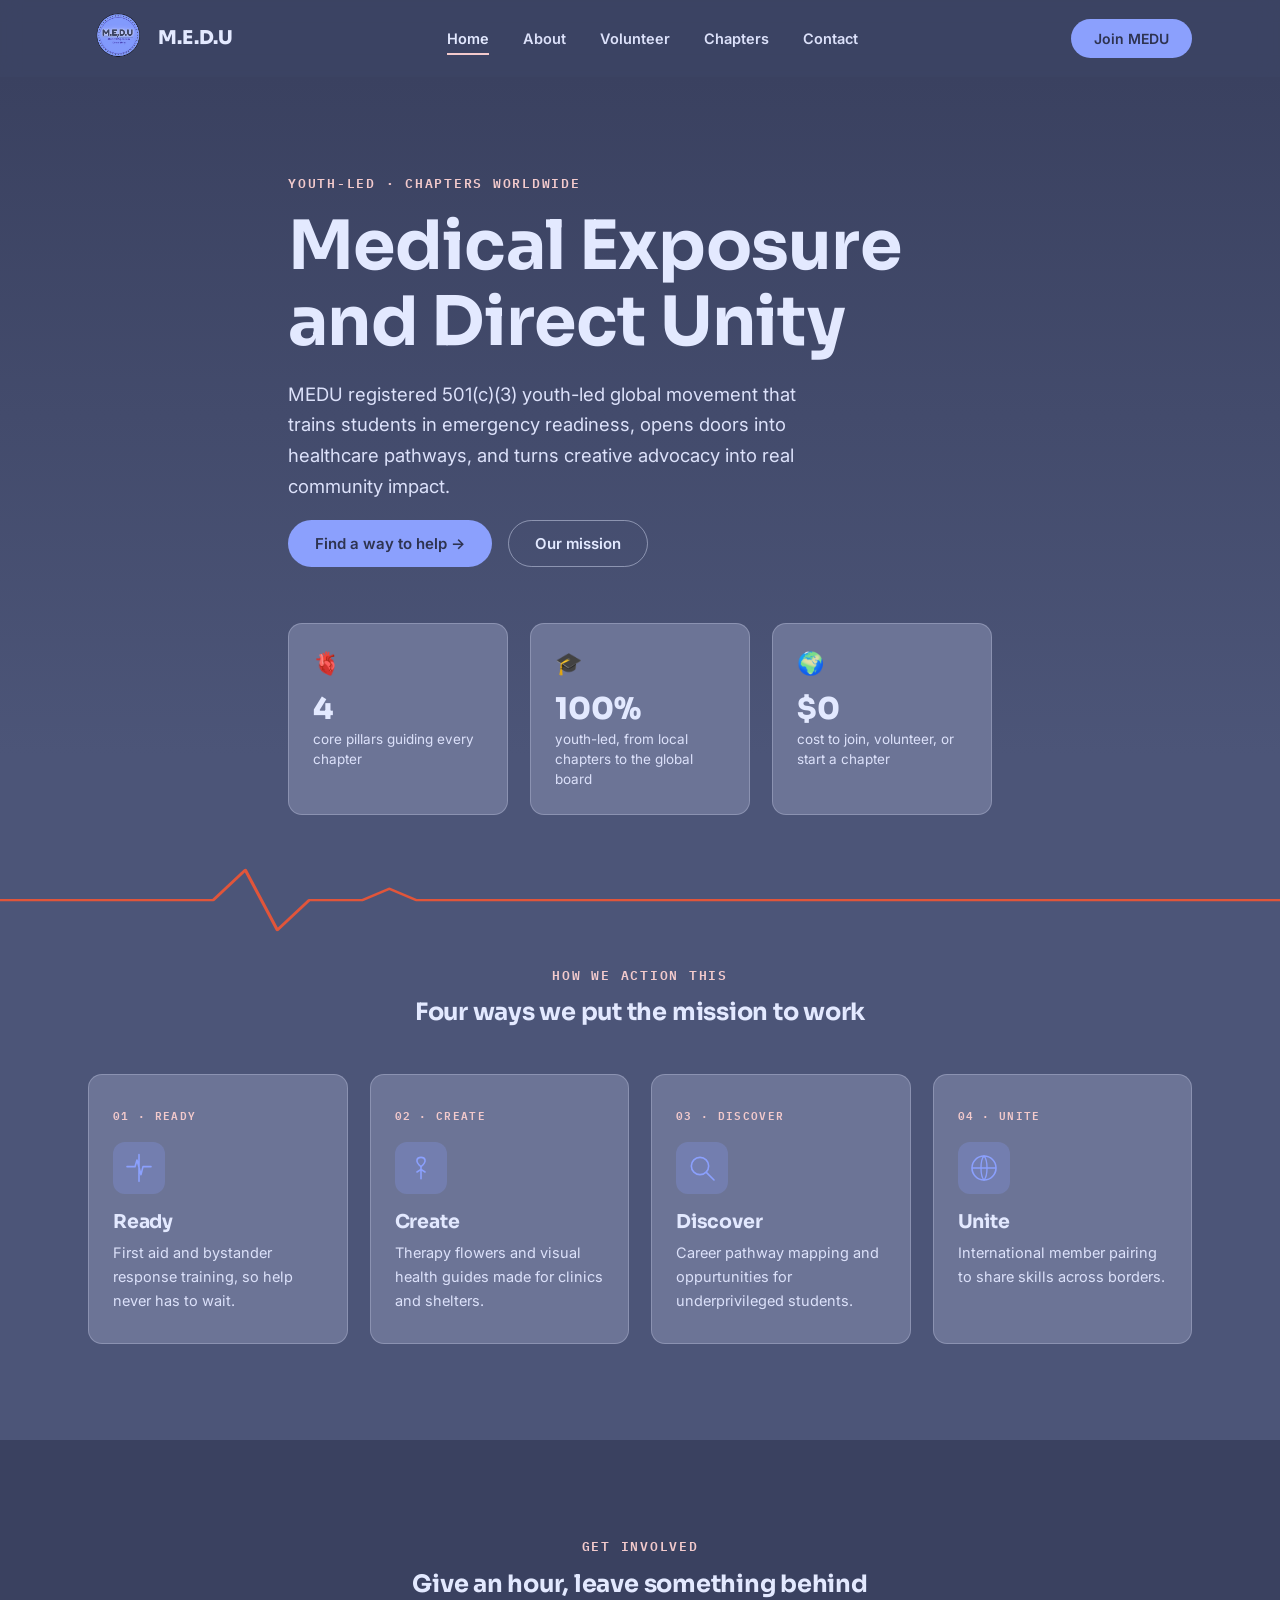
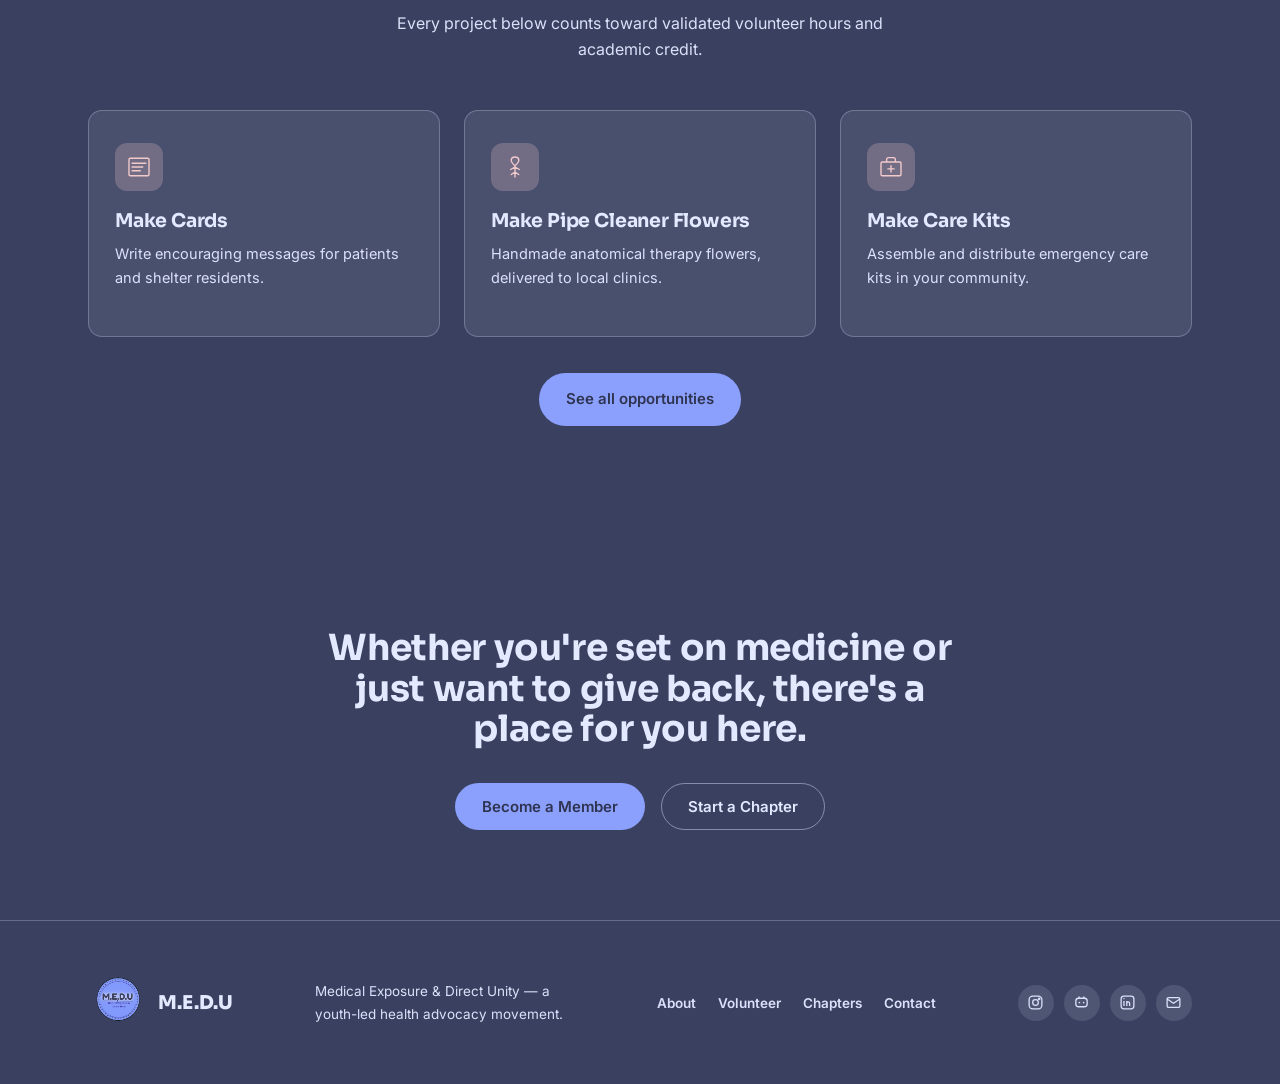
<file: index.html>
<!DOCTYPE html>
<html lang="en">

<head>
  <meta charset="UTF-8">
  <meta name="viewport" content="width=device-width, initial-scale=1.0">
  <title>MEDU — Medical Exposure & Direct Unity</title>
  <meta name="description"
    content="MEDU is a youth-led global movement empowering students to master emergency readiness, explore healthcare pathways, and drive community betterment through creative health advocacy.">
  <link rel="preconnect" href="https://fonts.googleapis.com">
  <link rel="preconnect" href="https://fonts.gstatic.com" crossorigin>
  <link
    href="https://fonts.googleapis.com/css2?family=Sora:wght@400;500;600;700;800&family=Inter:wght@400;500;600&family=IBM+Plex+Mono:wght@500;600&display=swap"
    rel="stylesheet">
  <link rel="stylesheet" href="style.css">
</head>

<body>

  <header class="site-header" id="siteHeader">
    <div class="wrap header-inner">
      <a href="index.html" class="brand">
        <img src="images/logo.png" alt="MEDU logo" class="brand-mark-img" style="height:75px;width:auto;">
        <span class="brand-text">M.E.D.U</span>
      </a>
      <nav class="site-nav" id="siteNav" aria-label="Primary">
        <a href="index.html" class="active">Home</a>
        <a href="about.html">About</a>
        <a href="volunteer.html">Volunteer</a>
        <a href="chapters.html">Chapters</a>
        <a href="contact.html">Contact</a>
      </nav>
      <a href="contact.html" class="btn btn-primary nav-cta">Join MEDU</a>
      <button class="nav-toggle" id="navToggle" aria-label="Toggle menu"
        aria-expanded="false"><span></span><span></span><span></span></button>
    </div>
  </header>

  <main>
    <!-- HERO -->
    <section class="hero">
      <div class="wrap hero-inner">
        <p class="eyebrow">Youth-led · Chapters worldwide</p>
        <h1>Medical Exposure and Direct Unity</h1>
        <p class="hero-lede">MEDU registered 501(c)(3) youth-led global movement that trains students in emergency
          readiness, opens
          doors into healthcare pathways, and turns creative advocacy into real community impact.</p>
        <div class="hero-actions">
          <a href="volunteer.html" class="btn btn-primary">Find a way to help →</a>
          <a href="about.html" class="btn btn-ghost">Our mission</a>
        </div>

        <div class="stat-bar">
          <div class="stat-bar-card">
            <span class="stat-bar-icon" aria-hidden="true">🫀</span>
            <span class="stat-bar-num">4</span>
            <span class="stat-bar-label">core pillars guiding every chapter</span>
          </div>
          <div class="stat-bar-card">
            <span class="stat-bar-icon" aria-hidden="true">🎓</span>
            <span class="stat-bar-num">100%</span>
            <span class="stat-bar-label">youth-led, from local chapters to the global board</span>
          </div>
          <div class="stat-bar-card">
            <span class="stat-bar-icon" aria-hidden="true">🌍</span>
            <span class="stat-bar-num">$0</span>
            <span class="stat-bar-label">cost to join, volunteer, or start a chapter</span>
          </div>
        </div>
      </div>
      <svg class="pulse-line" viewBox="0 0 1200 120" preserveAspectRatio="none" aria-hidden="true">
        <path id="pulsePath" d="M0,60 L200,60 L230,20 L260,100 L290,60 L340,60 L365,45 L390,60 L1200,60" fill="none"
          stroke="#E1553A" stroke-width="3" stroke-linecap="round" stroke-linejoin="round" />
      </svg>
    </section>

    <!-- PILLARS TEASER -->
    <section class="pillars">
      <div class="wrap">
        <p class="eyebrow eyebrow-center">How We Action This</p>
        <h2 class="section-title-center">Four ways we put the mission to work</h2>
        <div class="pillar-cycle">
          <article class="pillar-card">
            <span class="pillar-tag">01 · READY</span>
            <div class="pillar-icon" aria-hidden="true"><svg viewBox="0 0 48 48" width="32" height="32">
                <path d="M24 4 L24 44 M6 22 L18 22 L21 12 L27 34 L30 22 L42 22" fill="none" stroke="currentColor"
                  stroke-width="2.4" stroke-linecap="round" stroke-linejoin="round" />
              </svg></div>
            <h3>Ready</h3>
            <p>First aid and bystander response training, so help never has to wait.</p>
          </article>
          <article class="pillar-card">
            <span class="pillar-tag">02 · CREATE</span>
            <div class="pillar-icon" aria-hidden="true"><svg viewBox="0 0 48 48" width="32" height="32">
                <path d="M24 8 C30 8 34 14 24 22 C14 14 18 8 24 8 Z M24 22 L24 40 M18 30 L24 26 L30 30" fill="none"
                  stroke="currentColor" stroke-width="2.4" stroke-linecap="round" stroke-linejoin="round" />
              </svg></div>
            <h3>Create</h3>
            <p>Therapy flowers and visual health guides made for clinics and shelters.</p>
          </article>
          <article class="pillar-card">
            <span class="pillar-tag">03 · DISCOVER</span>
            <div class="pillar-icon" aria-hidden="true"><svg viewBox="0 0 48 48" width="32" height="32">
                <circle cx="21" cy="21" r="13" fill="none" stroke="currentColor" stroke-width="2.4" />
                <line x1="30.5" y1="30.5" x2="42" y2="42" stroke="currentColor" stroke-width="2.4"
                  stroke-linecap="round" />
              </svg></div>
            <h3>Discover</h3>
            <p>Career pathway mapping and oppurtunities for underprivileged students.</p>
          </article>
          <article class="pillar-card">
            <span class="pillar-tag">04 · UNITE</span>
            <div class="pillar-icon" aria-hidden="true"><svg viewBox="0 0 48 48" width="32" height="32">
                <circle cx="24" cy="24" r="18" fill="none" stroke="currentColor" stroke-width="2.4" />
                <path d="M6 24 H42 M24 6 C30 12 30 36 24 42 C18 36 18 12 24 6 Z" fill="none" stroke="currentColor"
                  stroke-width="2" />
              </svg></div>
            <h3>Unite</h3>
            <p>International member pairing to share skills across borders.</p>
          </article>
        </div>
      </div>
    </section>

    <!-- VOLUNTEER TEASER -->
    <section class="volunteer">
      <div class="wrap">
        <p class="eyebrow eyebrow-center">Get Involved</p>
        <h2 class="section-title-center">Give an hour, leave something behind</h2>
        <p class="section-sub">Every project below counts toward validated volunteer hours and academic credit.</p>
        <div class="opp-grid">
          <article class="opp-card">
            <div class="opp-icon" aria-hidden="true"><svg viewBox="0 0 48 48" width="30" height="30">
                <rect x="8" y="10" width="32" height="28" rx="2" fill="none" stroke="currentColor" stroke-width="2.2" />
                <path d="M13 18 H35 M13 24 H30 M13 30 H26" stroke="currentColor" stroke-width="2.2"
                  stroke-linecap="round" />
              </svg></div>
            <h3>Make Cards</h3>
            <p>Write encouraging messages for patients and shelter residents.</p>
          </article>
          <article class="opp-card">
            <div class="opp-icon" aria-hidden="true"><svg viewBox="0 0 48 48" width="30" height="30">
                <path d="M24 8 C30 8 34 14 24 22 C14 14 18 8 24 8 Z" fill="none" stroke="currentColor"
                  stroke-width="2.2" />
                <path d="M24 22 L24 40 M17 28 L24 24 L31 28 M18 36 L24 32 L30 36" fill="none" stroke="currentColor"
                  stroke-width="2.2" stroke-linecap="round" />
              </svg></div>
            <h3>Make Pipe Cleaner Flowers</h3>
            <p>Handmade anatomical therapy flowers, delivered to local clinics.</p>
          </article>
          <article class="opp-card">
            <div class="opp-icon" aria-hidden="true"><svg viewBox="0 0 48 48" width="30" height="30">
                <rect x="8" y="16" width="32" height="22" rx="2" fill="none" stroke="currentColor" stroke-width="2.2" />
                <path d="M17 16 V12 a3 3 0 0 1 3-3 h8 a3 3 0 0 1 3 3 v4" fill="none" stroke="currentColor"
                  stroke-width="2.2" />
                <path d="M24 22 V32 M19 27 H29" stroke="currentColor" stroke-width="2.2" stroke-linecap="round" />
              </svg></div>
            <h3>Make Care Kits</h3>
            <p>Assemble and distribute emergency care kits in your community.</p>
          </article>
        </div>
        <p style="text-align:center; margin-top:36px;"><a href="volunteer.html" class="btn btn-primary-inverse">See all
            opportunities</a></p>
      </div>
    </section>

    <!-- JOIN CTA -->
    <section class="join">
      <div class="wrap join-inner">
        <h2>Whether you're set on medicine or just want to give back, there's a place for you here.</h2>
        <div class="hero-actions">
          <a href="contact.html" class="btn btn-primary-inverse">Become a Member</a>
          <a href="chapters.html" class="btn btn-ghost-inverse">Start a Chapter</a>
        </div>
      </div>
    </section>
  </main>

  <footer class="site-footer">
    <div class="wrap footer-inner">
      <div class="brand footer-brand"><img src="images/logo.png" alt="MEDU logo" class="brand-mark-img"
          style="height:75px;width:auto;"><span class="brand-text">M.E.D.U</span></div>
      <p class="footer-tag">Medical Exposure &amp; Direct Unity — a youth-led health advocacy movement.</p>
      <nav class="footer-nav" aria-label="Footer">
        <a href="about.html">About</a>
        <a href="volunteer.html">Volunteer</a>
        <a href="chapters.html">Chapters</a>
        <a href="contact.html">Contact</a>
      </nav>
      <div class="footer-social" aria-label="MEDU on social media">
        <a href="https://www.instagram.com/medu.nonprofit.official/" target="_blank" rel="noopener"
          aria-label="Instagram"><svg viewBox="0 0 24 24" fill="none" stroke="currentColor" stroke-width="1.8">
            <rect x="3" y="3" width="18" height="18" rx="5" />
            <circle cx="12" cy="12" r="4" />
            <circle cx="17.2" cy="6.8" r="1" />
          </svg></a>
        <a href="https://discord.com/invite/3sBc5xcNNs?fbclid=PAZXh0bgNhZW0CMTEAc3J0YwZhcHBfaWQPOTM2NjE5NzQzMzkyNDU5AAGnRCWBwGo2tV-VaJMS8mDqkLi_FtgaWpZnKmTisYq5dM5f4jfz2o9tP55YroI_aem_68qM52cHA9OPyX_MiEx5Cg"
          target="_blank" rel="noopener" aria-label="Discord"><svg viewBox="0 0 24 24" fill="none" stroke="currentColor"
            stroke-width="1.8">
            <rect x="4" y="6" width="16" height="12" rx="4" />
            <circle cx="9" cy="12" r="1.2" fill="currentColor" stroke="none" />
            <circle cx="15" cy="12" r="1.2" fill="currentColor" stroke="none" />
            <path d="M8 6 L9 3.5 M16 6 L15 3.5" />
          </svg></a>
        <a href="https://www.linkedin.com/company/medunonprofit/about/" target="_blank" rel="noopener"
          aria-label="LinkedIn"><svg viewBox="0 0 24 24" fill="none" stroke="currentColor" stroke-width="1.8">
            <rect x="3" y="3" width="18" height="18" rx="4" />
            <line x1="7" y1="10" x2="7" y2="17" />
            <circle cx="7" cy="6.5" r="1" fill="currentColor" stroke="none" />
            <path d="M11 17 V10 M11 13 C11 10.5 15 10.5 15 13 V17" />
          </svg></a>
        <a href="mailto:medu.nonprofit@gmail.com" aria-label="Email MEDU"><svg viewBox="0 0 24 24" fill="none"
            stroke="currentColor" stroke-width="1.8">
            <rect x="3" y="5" width="18" height="14" rx="2" />
            <path d="M3 7 L12 13 L21 7" />
          </svg></a>
      </div>
    </div>
  </footer>

  <script src="script.js"></script>
</body>

</html>
</file>
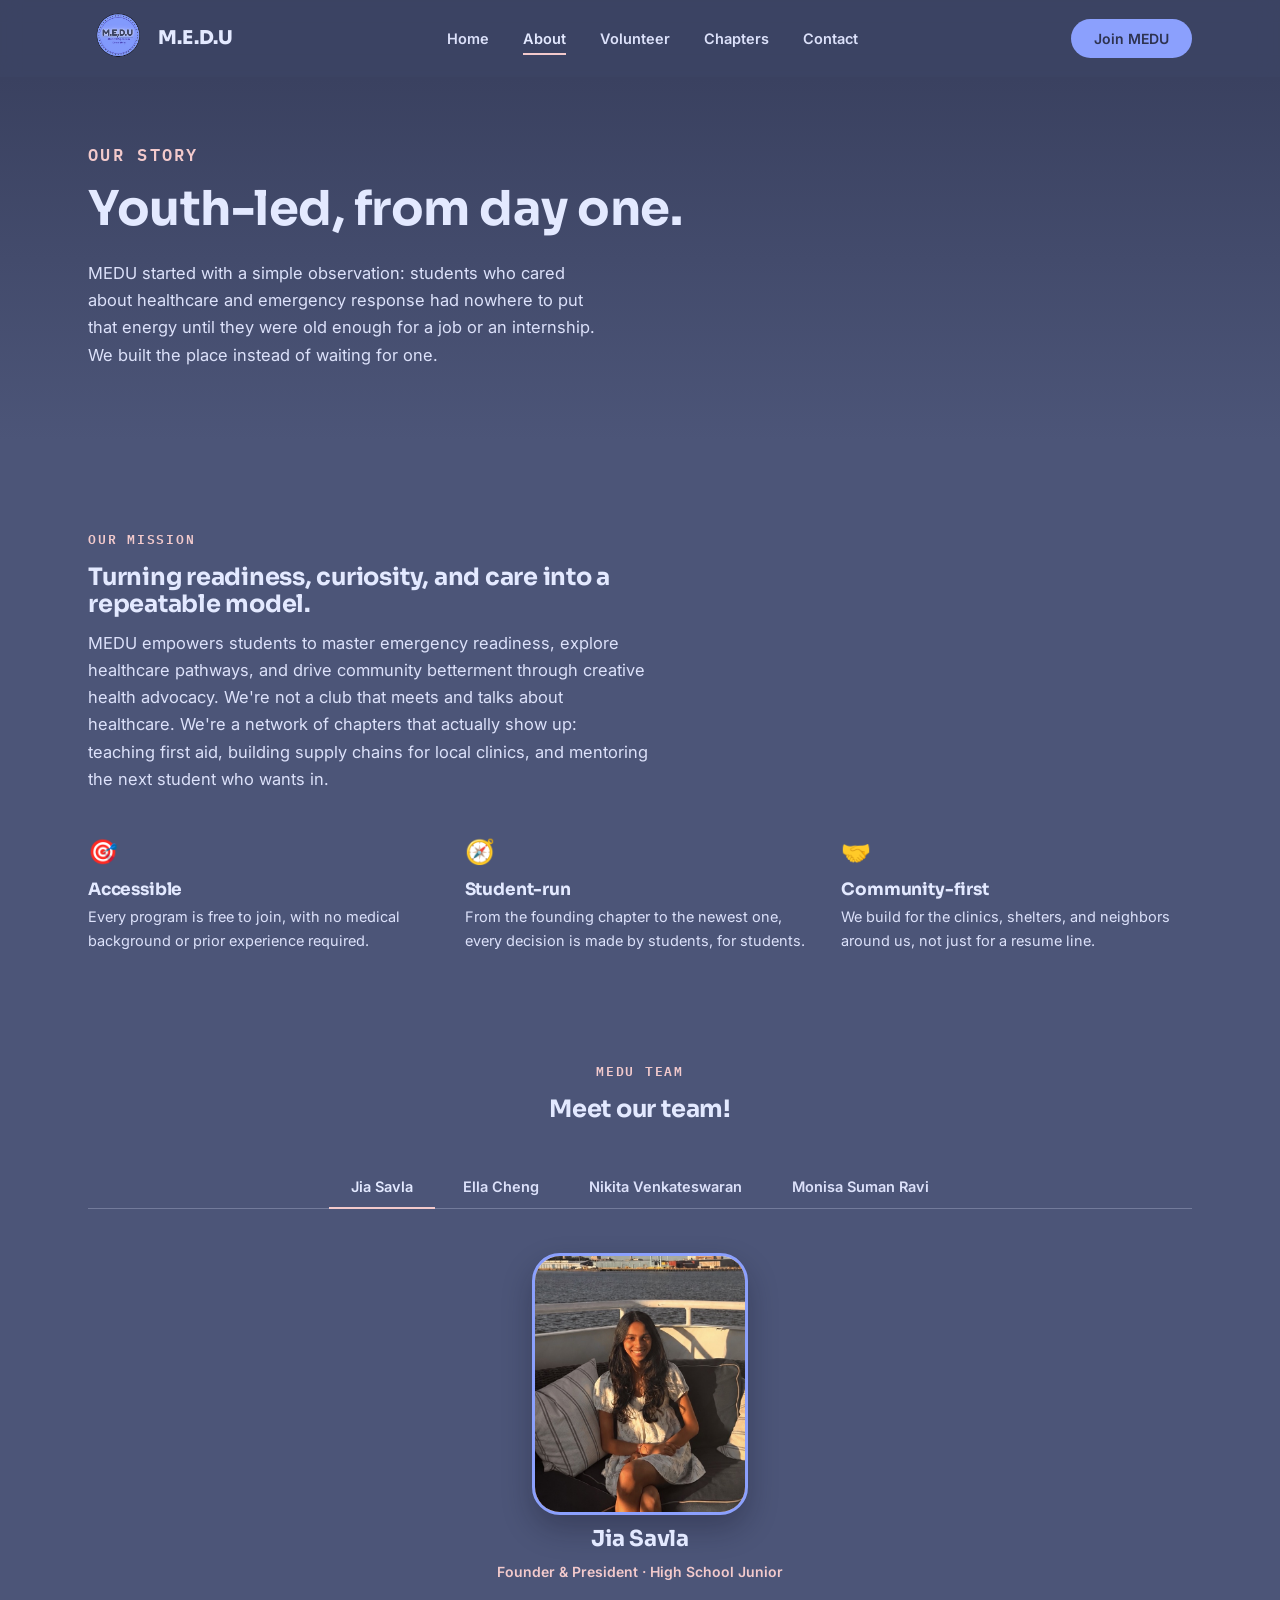
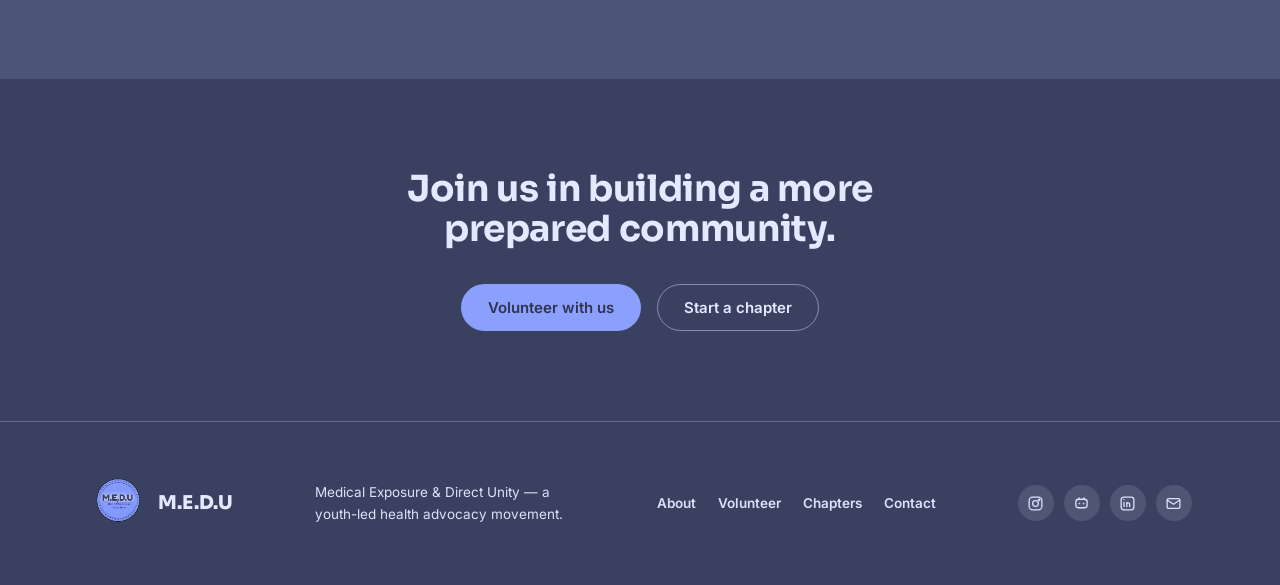
<file: about.html>
<!DOCTYPE html>
<html lang="en">

<head>
  <meta charset="UTF-8">
  <meta name="viewport" content="width=device-width, initial-scale=1.0">
  <title>About Us — MEDU</title>
  <meta name="description"
    content="Meet the students behind MEDU and the mission driving a youth-led movement for emergency readiness and healthcare access.">
  <link rel="preconnect" href="https://fonts.googleapis.com">
  <link rel="preconnect" href="https://fonts.gstatic.com" crossorigin>
  <link
    href="https://fonts.googleapis.com/css2?family=Sora:wght@400;500;600;700;800&family=Inter:wght@400;500;600&family=IBM+Plex+Mono:wght@500;600&display=swap"
    rel="stylesheet">
  <link rel="stylesheet" href="style.css">
</head>

<body>

  <header class="site-header" id="siteHeader">
    <div class="wrap header-inner">
      <a href="index.html" class="brand">
        <img src="images/logo.png" alt="MEDU logo" class="brand-mark-img" style="height:75px;width:auto;">
        <span class="brand-text">M.E.D.U</span>
      </a>
      <nav class="site-nav" id="siteNav" aria-label="Primary">
        <a href="index.html">Home</a>
        <a href="about.html" class="active">About</a>
        <a href="volunteer.html">Volunteer</a>
        <a href="chapters.html">Chapters</a>
        <a href="contact.html">Contact</a>
      </nav>
      <a href="contact.html" class="btn btn-primary nav-cta">Join MEDU</a>
      <button class="nav-toggle" id="navToggle" aria-label="Toggle menu"
        aria-expanded="false"><span></span><span></span><span></span></button>
    </div>
  </header>

  <main>
    <section class="page-header">
      <div class="wrap">
        <p class="eyebrow">Our story</p>
        <h1>Youth-led, from day one.</h1>
        <p>MEDU started with a simple observation: students who cared about healthcare and emergency response had
          nowhere to put that energy until they were old enough for a job or an internship. We built the place instead
          of waiting for one.</p>
      </div>
    </section>

    <section class="about">
      <div class="wrap">
        <p class="eyebrow">Our mission</p>
        <h2 style="max-width:560px;">Turning readiness, curiosity, and care into a repeatable model.</h2>
        <p style="max-width:560px; font-size:16.5px;">MEDU empowers students to master emergency readiness, explore
          healthcare pathways, and drive community betterment through creative health advocacy. We're not a club that
          meets and talks about healthcare. We're a network of chapters that actually show up: teaching first aid,
          building supply chains for local clinics, and mentoring the next student who wants in.</p>

        <div class="feature-row">
          <div class="feature-item">
            <span class="feature-emoji" aria-hidden="true">🎯</span>
            <h3>Accessible</h3>
            <p>Every program is free to join, with no medical background or prior experience required.</p>
          </div>
          <div class="feature-item">
            <span class="feature-emoji" aria-hidden="true">🧭</span>
            <h3>Student-run</h3>
            <p>From the founding chapter to the newest one, every decision is made by students, for students.</p>
          </div>
          <div class="feature-item">
            <span class="feature-emoji" aria-hidden="true">🤝</span>
            <h3>Community-first</h3>
            <p>We build for the clinics, shelters, and neighbors around us, not just for a resume line.</p>
          </div>
        </div>
      </div>
    </section>

    <section class="pillars" style="padding-top:20px;">
      <div class="wrap">
        <p class="eyebrow eyebrow-center">MEDU Team</p>
        <h2 class="section-title-center">Meet our team!</h2>

        <div class="team-tabs" role="tablist" aria-label="Team members">
          <button class="team-tab-btn active" role="tab" aria-selected="true" aria-controls="panel-jia" id="tab-jia"
            data-panel="panel-jia">Jia Savla</button>
          <button class="team-tab-btn" role="tab" aria-selected="false" aria-controls="panel-ella" id="tab-ella"
            data-panel="panel-ella">Ella Cheng</button>
          <button class="team-tab-btn" role="tab" aria-selected="false" aria-controls="panel-nikita" id="tab-nikita"
            data-panel="panel-nikita">Nikita Venkateswaran</button>
          <button class="team-tab-btn" role="tab" aria-selected="false" aria-controls="panel-monisa" id="tab-monisa"
            data-panel="panel-monisa">Monisa Suman Ravi</button>
        </div>

        <div class="team-panel active" id="panel-jia" role="tabpanel" aria-labelledby="tab-jia">
          <img class="avatar-mono" src="images/jia.png" alt="Jia Savla">
          <h3>Jia Savla</h3>
          <p class="team-bio-role">Founder &amp; President · High School Junior</p>
        </div>
        <div class="team-panel" id="panel-ella" role="tabpanel" aria-labelledby="tab-ella">
          <img class="avatar-mono" src="images/ella.jpg" alt="Ella Cheng">
          <h3>Ella Cheng</h3>
          <p class="team-bio-role">Outreach Director · High School Junior</p>
        </div>
        <div class="team-panel" id="panel-nikita" role="tabpanel" aria-labelledby="tab-nikita">
          <img class="avatar-mono" src="images/nikita.png" alt="Nikita Venkateswaran">
          <h3>Nikita Venkateswaran</h3>
          <p class="team-bio-role">Outreach Director · High School Junior</p>
        </div>
        <div class="team-panel" id="panel-monisa" role="tabpanel" aria-labelledby="tab-monisa">
          <img class="avatar-mono" src="images/monisa.png" alt="Monisa Suman Ravi">
          <h3>Monisa Suman Ravi</h3>
          <p class="team-bio-role">Outreach Director · High School Junior</p>
        </div>
      </div>
    </section>

    <section class="join">
      <div class="wrap join-inner">
        <h2>Join us in building a more prepared community.</h2>
        <div class="hero-actions">
          <a href="volunteer.html" class="btn btn-primary-inverse">Volunteer with us</a>
          <a href="chapters.html" class="btn btn-ghost-inverse">Start a chapter</a>
        </div>
      </div>
    </section>
  </main>

  <footer class="site-footer">
    <div class="wrap footer-inner">
      <div class="brand footer-brand"><img src="images/logo.png" alt="MEDU logo" class="brand-mark-img"
          style="height:75px;width:auto;"><span class="brand-text">M.E.D.U</span></div>
      <p class="footer-tag">Medical Exposure &amp; Direct Unity — a youth-led health advocacy movement.</p>
      <nav class="footer-nav" aria-label="Footer">
        <a href="about.html">About</a>
        <a href="volunteer.html">Volunteer</a>
        <a href="chapters.html">Chapters</a>
        <a href="contact.html">Contact</a>
      </nav>
      <div class="footer-social" aria-label="MEDU on social media">
        <a href="https://www.instagram.com/medu.nonprofit.official/" target="_blank" rel="noopener"
          aria-label="Instagram"><svg viewBox="0 0 24 24" fill="none" stroke="currentColor" stroke-width="1.8">
            <rect x="3" y="3" width="18" height="18" rx="5" />
            <circle cx="12" cy="12" r="4" />
            <circle cx="17.2" cy="6.8" r="1" />
          </svg></a>
        <a href="https://discord.com/invite/3sBc5xcNNs?fbclid=PAZXh0bgNhZW0CMTEAc3J0YwZhcHBfaWQPOTM2NjE5NzQzMzkyNDU5AAGnRCWBwGo2tV-VaJMS8mDqkLi_FtgaWpZnKmTisYq5dM5f4jfz2o9tP55YroI_aem_68qM52cHA9OPyX_MiEx5Cg"
          target="_blank" rel="noopener" aria-label="Discord"><svg viewBox="0 0 24 24" fill="none" stroke="currentColor"
            stroke-width="1.8">
            <rect x="4" y="6" width="16" height="12" rx="4" />
            <circle cx="9" cy="12" r="1.2" fill="currentColor" stroke="none" />
            <circle cx="15" cy="12" r="1.2" fill="currentColor" stroke="none" />
            <path d="M8 6 L9 3.5 M16 6 L15 3.5" />
          </svg></a>
        <a href="https://www.linkedin.com/company/medunonprofit/about/" target="_blank" rel="noopener"
          aria-label="LinkedIn"><svg viewBox="0 0 24 24" fill="none" stroke="currentColor" stroke-width="1.8">
            <rect x="3" y="3" width="18" height="18" rx="4" />
            <line x1="7" y1="10" x2="7" y2="17" />
            <circle cx="7" cy="6.5" r="1" fill="currentColor" stroke="none" />
            <path d="M11 17 V10 M11 13 C11 10.5 15 10.5 15 13 V17" />
          </svg></a>
        <a href="mailto:medu.nonprofit@gmail.com" aria-label="Email MEDU"><svg viewBox="0 0 24 24" fill="none"
            stroke="currentColor" stroke-width="1.8">
            <rect x="3" y="5" width="18" height="14" rx="2" />
            <path d="M3 7 L12 13 L21 7" />
          </svg></a>
      </div>
    </div>
  </footer>

  <script src="script.js"></script>
</body>

</html>
</file>
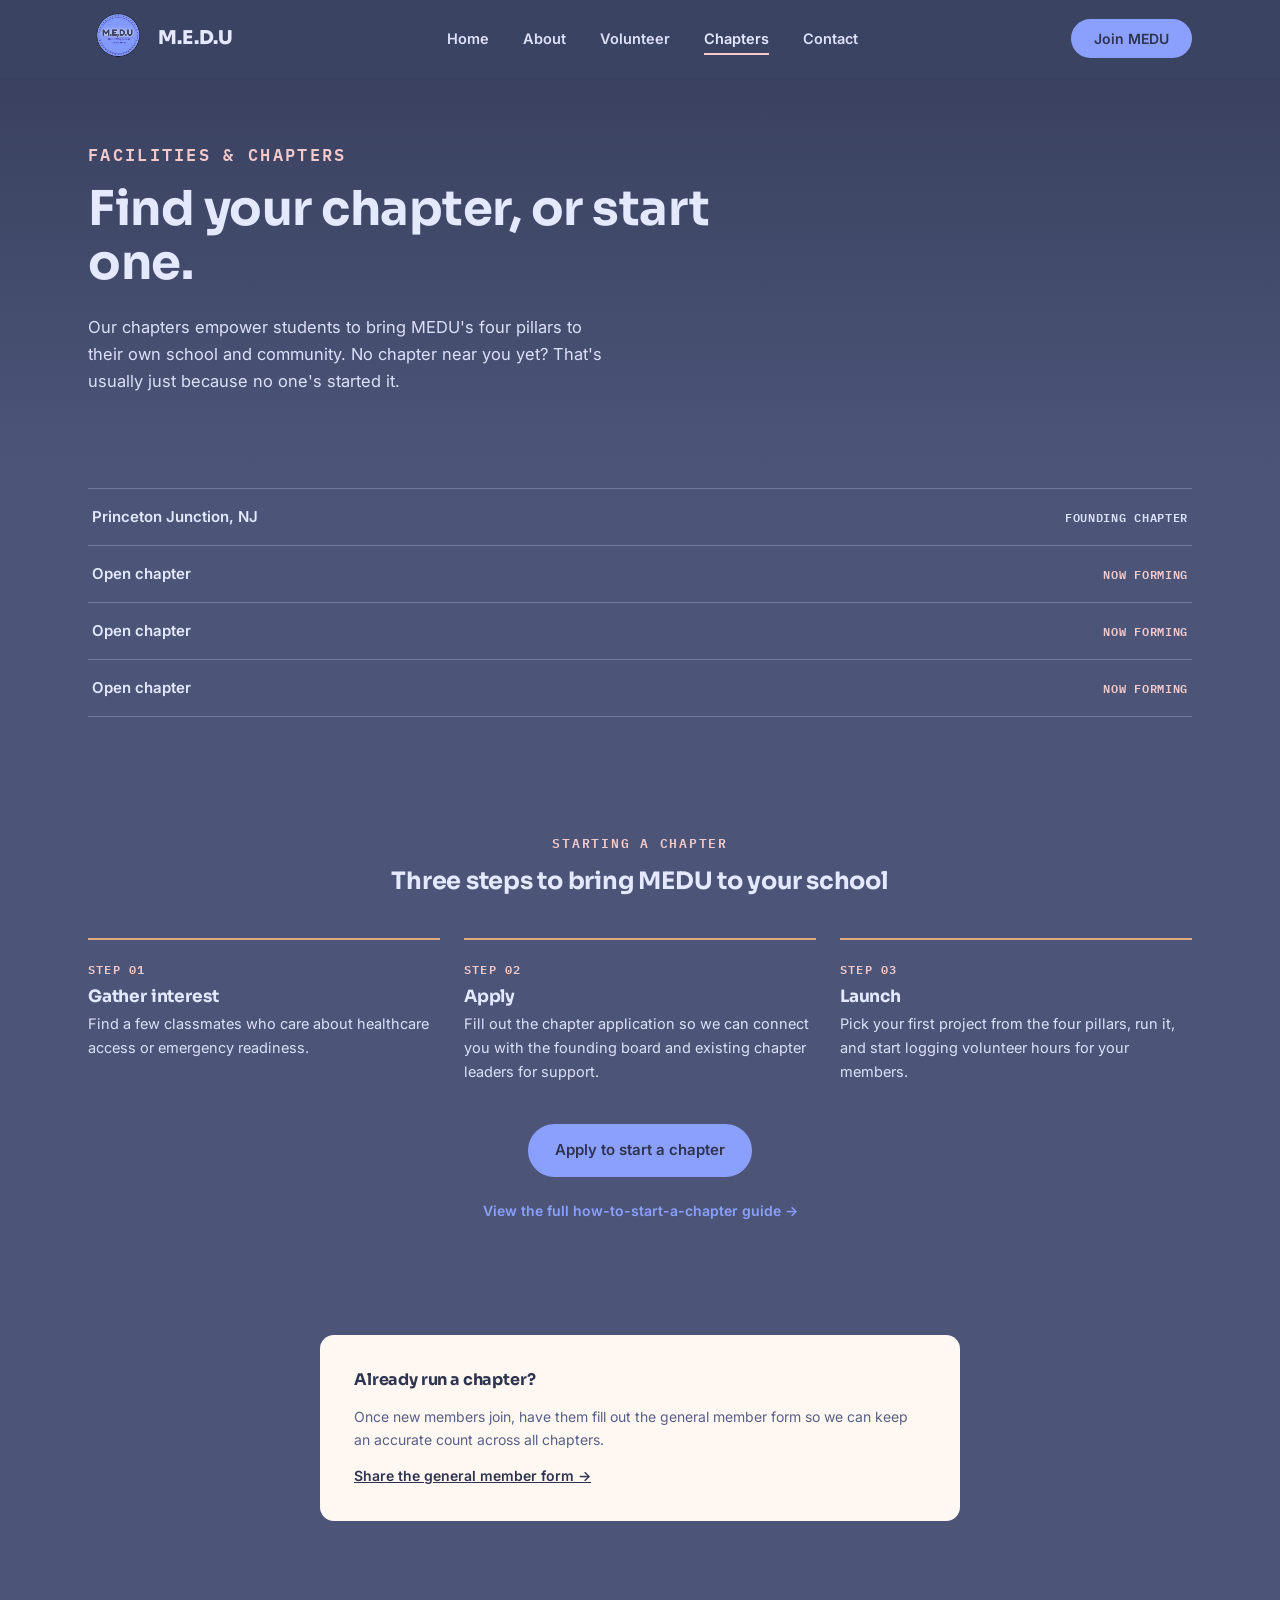
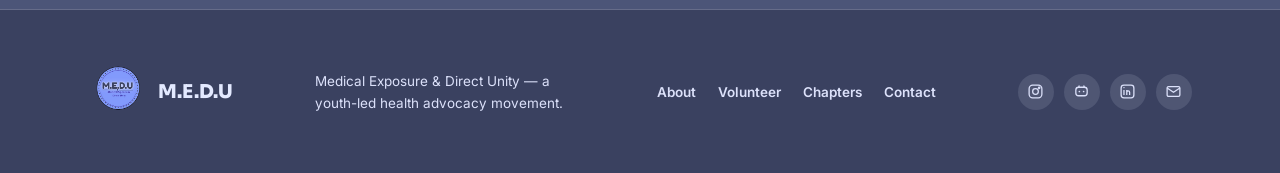
<file: chapters.html>
<!DOCTYPE html>
<html lang="en">

<head>
  <meta charset="UTF-8">
  <meta name="viewport" content="width=device-width, initial-scale=1.0">
  <title>Chapters — MEDU</title>
  <meta name="description"
    content="Find a MEDU chapter near you or learn how to start your own. Every chapter runs on the same four-pillar model.">
  <link rel="preconnect" href="https://fonts.googleapis.com">
  <link rel="preconnect" href="https://fonts.gstatic.com" crossorigin>
  <link
    href="https://fonts.googleapis.com/css2?family=Sora:wght@400;500;600;700;800&family=Inter:wght@400;500;600&family=IBM+Plex+Mono:wght@500;600&display=swap"
    rel="stylesheet">
  <link rel="stylesheet" href="style.css">
</head>

<body>

  <header class="site-header" id="siteHeader">
    <div class="wrap header-inner">
      <a href="index.html" class="brand">
        <img src="images/logo.png" alt="MEDU logo" class="brand-mark-img" style="height:75px;width:auto;">
        <span class="brand-text">M.E.D.U</span>
      </a>
      <nav class="site-nav" id="siteNav" aria-label="Primary">
        <a href="index.html">Home</a>
        <a href="about.html">About</a>
        <a href="volunteer.html">Volunteer</a>
        <a href="chapters.html" class="active">Chapters</a>
        <a href="contact.html">Contact</a>
      </nav>
      <a href="contact.html" class="btn btn-primary nav-cta">Join MEDU</a>
      <button class="nav-toggle" id="navToggle" aria-label="Toggle menu"
        aria-expanded="false"><span></span><span></span><span></span></button>
    </div>
  </header>

  <main>
    <section class="page-header">
      <div class="wrap">
        <p class="eyebrow">Facilities &amp; Chapters</p>
        <h1>Find your chapter, or start one.</h1>
        <p>Our chapters empower students to bring MEDU's four pillars to their own school and community. No chapter near
          you yet? That's usually just because no one's started it.</p>
      </div>
    </section>

    <section class="chapters" style="padding-top:20px;">
      <div class="wrap">
        <div class="chapter-list">
          <div class="chapter-row"><span>Princeton Junction, NJ</span><span class="chapter-status">Founding
              Chapter</span></div>
          <div class="chapter-row"><span>Open chapter</span><span class="chapter-status status-open">Now Forming</span>
          </div>
          <div class="chapter-row"><span>Open chapter</span><span class="chapter-status status-open">Now Forming</span>
          </div>
          <div class="chapter-row"><span>Open chapter</span><span class="chapter-status status-open">Now Forming</span>
          </div>
        </div>
      </div>
    </section>

    <section class="pillars" style="padding-top:20px;">
      <div class="wrap">
        <p class="eyebrow eyebrow-center">Starting a chapter</p>
        <h2 class="section-title-center">Three steps to bring MEDU to your school</h2>
        <div class="step-list">
          <div class="step-item">
            <span class="step-num">STEP 01</span>
            <h3>Gather interest</h3>
            <p>Find a few classmates who care about healthcare access or emergency readiness. </p>
          </div>
          <div class="step-item">
            <span class="step-num">STEP 02</span>
            <h3>Apply</h3>
            <p>Fill out the chapter application so we can connect you with the founding board and existing chapter
              leaders for support.</p>
          </div>
          <div class="step-item">
            <span class="step-num">STEP 03</span>
            <h3>Launch</h3>
            <p>Pick your first project from the four pillars, run it, and start logging volunteer hours for your
              members.</p>
          </div>
        </div>
        <p style="text-align:center; margin-top:40px;"><a
            href="https://docs.google.com/forms/d/e/1FAIpQLSfZ1m7Emb8_8oADZa5RbWAkWij2uSliSFIPddjdbqi_nI4pDg/viewform?usp=header"
            class="btn btn-primary" target="_blank" rel="noopener">Apply to start a chapter</a></p>
        <p style="text-align:center; margin-top:16px;"><a
            href="https://www.canva.com/design/DAHPlIFtgK0/Wpynplq-1AnEiktgq_asHQ/view" class="opp-link" target="_blank"
            rel="noopener">View the full how-to-start-a-chapter guide →</a></p>
      </div>
    </section>

    <section class="about" style="padding-top:0;">
      <div class="wrap">
        <div class="why-list" style="max-width:640px; margin:0 auto;">
          <h3>Already run a chapter?</h3>
          <p class="why-note">Once new members join, have them fill out the general member form so we can keep an
            accurate count across all chapters.</p>
          <a href="https://forms.gle/DewG7N6CQA3FPBrS8" class="opp-link" target="_blank" rel="noopener">Share the
            general member form →</a>
        </div>
      </div>
    </section>
  </main>

  <footer class="site-footer">
    <div class="wrap footer-inner">
      <div class="brand footer-brand"><img src="images/logo.png" alt="MEDU logo" class="brand-mark-img"
          style="height:75px;width:auto;"><span class="brand-text">M.E.D.U</span></div>
      <p class="footer-tag">Medical Exposure &amp; Direct Unity — a youth-led health advocacy movement.</p>
      <nav class="footer-nav" aria-label="Footer">
        <a href="about.html">About</a>
        <a href="volunteer.html">Volunteer</a>
        <a href="chapters.html">Chapters</a>
        <a href="contact.html">Contact</a>
      </nav>
      <div class="footer-social" aria-label="MEDU on social media">
        <a href="https://www.instagram.com/medu.nonprofit.official/" target="_blank" rel="noopener"
          aria-label="Instagram"><svg viewBox="0 0 24 24" fill="none" stroke="currentColor" stroke-width="1.8">
            <rect x="3" y="3" width="18" height="18" rx="5" />
            <circle cx="12" cy="12" r="4" />
            <circle cx="17.2" cy="6.8" r="1" />
          </svg></a>
        <a href="https://discord.com/invite/3sBc5xcNNs?fbclid=PAZXh0bgNhZW0CMTEAc3J0YwZhcHBfaWQPOTM2NjE5NzQzMzkyNDU5AAGnRCWBwGo2tV-VaJMS8mDqkLi_FtgaWpZnKmTisYq5dM5f4jfz2o9tP55YroI_aem_68qM52cHA9OPyX_MiEx5Cg"
          target="_blank" rel="noopener" aria-label="Discord"><svg viewBox="0 0 24 24" fill="none" stroke="currentColor"
            stroke-width="1.8">
            <rect x="4" y="6" width="16" height="12" rx="4" />
            <circle cx="9" cy="12" r="1.2" fill="currentColor" stroke="none" />
            <circle cx="15" cy="12" r="1.2" fill="currentColor" stroke="none" />
            <path d="M8 6 L9 3.5 M16 6 L15 3.5" />
          </svg></a>
        <a href="https://www.linkedin.com/company/medunonprofit/about/" target="_blank" rel="noopener"
          aria-label="LinkedIn"><svg viewBox="0 0 24 24" fill="none" stroke="currentColor" stroke-width="1.8">
            <rect x="3" y="3" width="18" height="18" rx="4" />
            <line x1="7" y1="10" x2="7" y2="17" />
            <circle cx="7" cy="6.5" r="1" fill="currentColor" stroke="none" />
            <path d="M11 17 V10 M11 13 C11 10.5 15 10.5 15 13 V17" />
          </svg></a>
        <a href="mailto:medu.nonprofit@gmail.com" aria-label="Email MEDU"><svg viewBox="0 0 24 24" fill="none"
            stroke="currentColor" stroke-width="1.8">
            <rect x="3" y="5" width="18" height="14" rx="2" />
            <path d="M3 7 L12 13 L21 7" />
          </svg></a>
      </div>
    </div>
  </footer>

  <script src="script.js"></script>
</body>

</html>
</file>
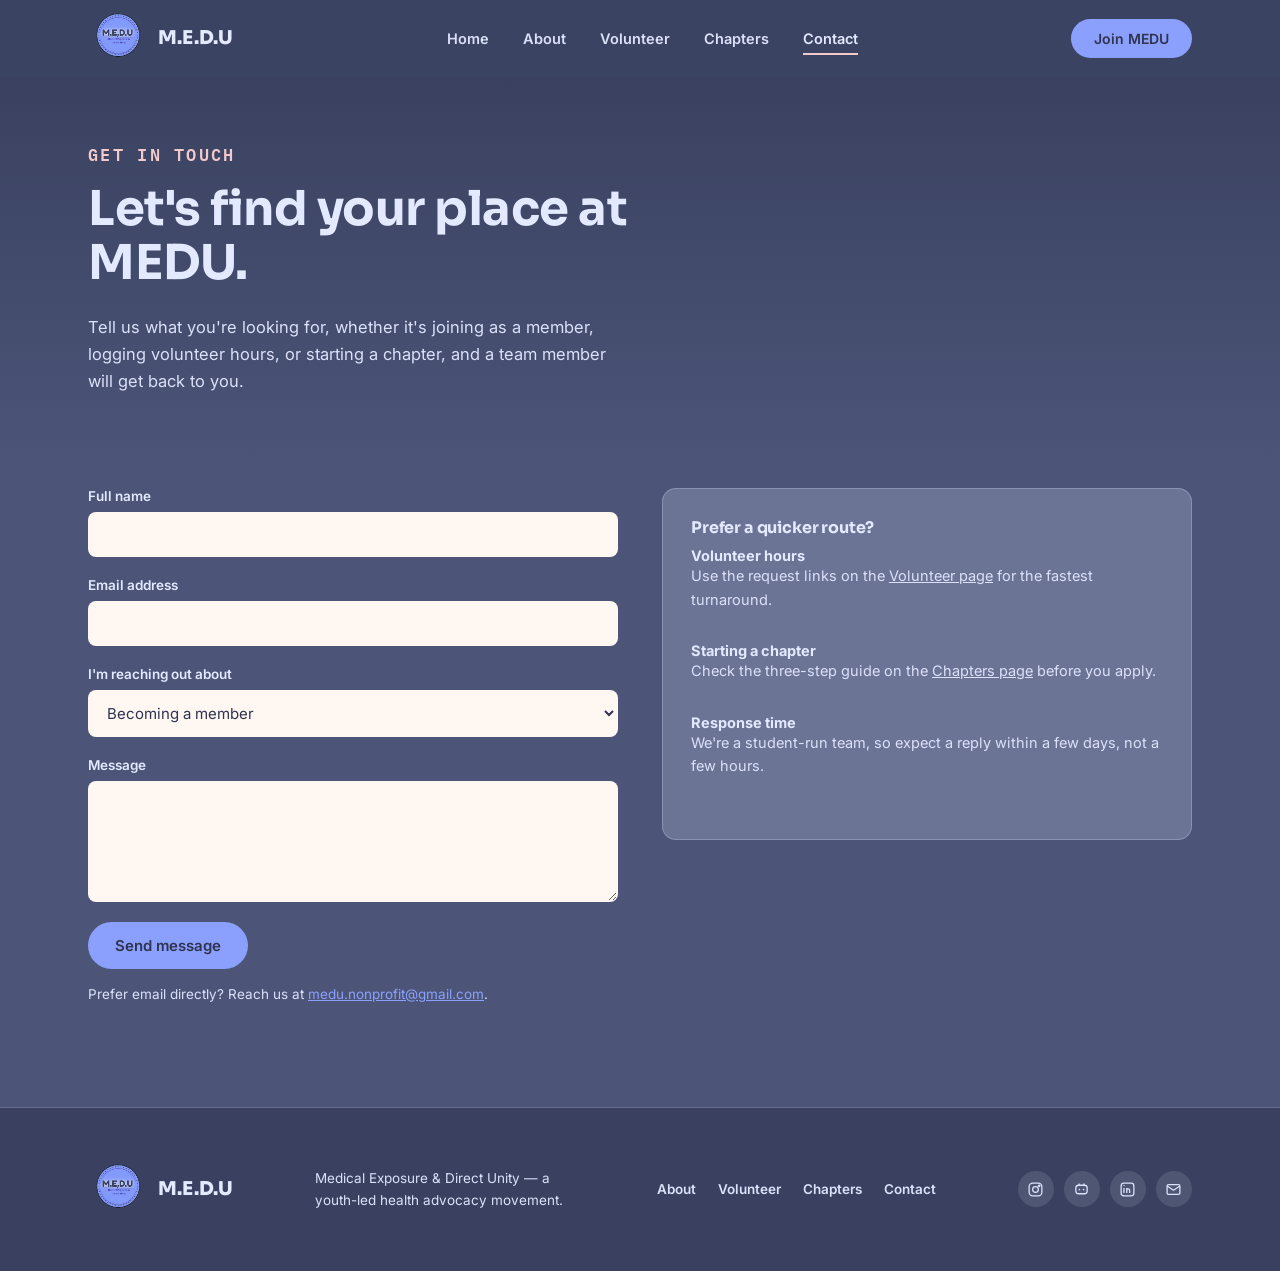
<file: contact.html>
<!DOCTYPE html>
<html lang="en">

<head>
  <meta charset="UTF-8">
  <meta name="viewport" content="width=device-width, initial-scale=1.0">
  <title>Contact — MEDU</title>
  <meta name="description" content="Join MEDU, volunteer, or start a chapter. Get in touch with the MEDU team.">
  <link rel="preconnect" href="https://fonts.googleapis.com">
  <link rel="preconnect" href="https://fonts.gstatic.com" crossorigin>
  <link
    href="https://fonts.googleapis.com/css2?family=Sora:wght@400;500;600;700;800&family=Inter:wght@400;500;600&family=IBM+Plex+Mono:wght@500;600&display=swap"
    rel="stylesheet">
  <link rel="stylesheet" href="style.css">
</head>

<body>

  <header class="site-header" id="siteHeader">
    <div class="wrap header-inner">
      <a href="index.html" class="brand">
        <img src="images/logo.png" alt="MEDU logo" class="brand-mark-img" style="height:75px;width:auto;">
        <span class="brand-text">M.E.D.U</span>
      </a>
      <nav class="site-nav" id="siteNav" aria-label="Primary">
        <a href="index.html">Home</a>
        <a href="about.html">About</a>
        <a href="volunteer.html">Volunteer</a>
        <a href="chapters.html">Chapters</a>
        <a href="contact.html" class="active">Contact</a>
      </nav>
      <a href="contact.html" class="btn btn-primary nav-cta">Join MEDU</a>
      <button class="nav-toggle" id="navToggle" aria-label="Toggle menu"
        aria-expanded="false"><span></span><span></span><span></span></button>
    </div>
  </header>

  <main>
    <section class="page-header">
      <div class="wrap">
        <p class="eyebrow">Get in touch</p>
        <h1>Let's find your place at MEDU.</h1>
        <p>Tell us what you're looking for, whether it's joining as a member, logging volunteer hours, or starting a
          chapter, and a team member will get back to you.</p>
      </div>
    </section>

    <section class="about" style="padding-top:20px;">
      <div class="wrap contact-two-col">
        <div>
          <form class="contact-form" id="contactForm" action="https://formspree.io/f/xwvggbpv " method="POST">
            <input type="hidden" name="_subject" value="New message from the MEDU website">
            <div class="form-row">
              <label for="name">Full name</label>
              <input type="text" id="name" name="name" required>
            </div>
            <div class="form-row">
              <label for="email">Email address</label>
              <input type="email" id="email" name="_replyto" required>
            </div>
            <div class="form-row">
              <label for="reason">I'm reaching out about</label>
              <select id="reason" name="reason">
                <option>Becoming a member</option>
                <option>Volunteering / requesting hours</option>
                <option>Starting a new chapter</option>
                <option>Something else</option>
              </select>
            </div>
            <div class="form-row">
              <label for="message">Message</label>
              <textarea id="message" name="message" rows="5" required></textarea>
            </div>
            <button type="submit" class="btn btn-primary">Send message</button>
            <p id="formStatus" style="margin-top:14px; font-size:14px; display:none;"></p>
          </form>
          <p style="margin-top:14px; font-size:13.5px; color:var(--text-soft);">Prefer email directly? Reach us at <a
              href="mailto:medu.nonprofit@gmail.com"
              style="color:var(--blue); text-decoration:underline;">medu.nonprofit@gmail.com</a>.</p>
        </div>

        <div class="contact-info-card">
          <h3>Prefer a quicker route?</h3>
          <div class="contact-info-row">
            <div>
              <strong>Volunteer hours</strong>
              <p>Use the request links on the <a href="volunteer.html"
                  style="color:var(--brand); text-decoration:underline;">Volunteer page</a> for the fastest turnaround.
              </p>
            </div>
          </div>
          <div class="contact-info-row">
            <div>
              <strong>Starting a chapter</strong>
              <p>Check the three-step guide on the <a href="chapters.html"
                  style="color:var(--brand); text-decoration:underline;">Chapters page</a> before you apply.</p>
            </div>
          </div>
          <div class="contact-info-row">
            <div>
              <strong>Response time</strong>
              <p>We're a student-run team, so expect a reply within a few days, not a few hours.</p>
            </div>
          </div>
        </div>
      </div>
    </section>
  </main>

  <footer class="site-footer">
    <div class="wrap footer-inner">
      <div class="brand footer-brand"><img src="images/logo.png" alt="MEDU logo" class="brand-mark-img"
          style="height:75px;width:auto;"><span class="brand-text">M.E.D.U</span></div>
      <p class="footer-tag">Medical Exposure &amp; Direct Unity — a youth-led health advocacy movement.</p>
      <nav class="footer-nav" aria-label="Footer">
        <a href="about.html">About</a>
        <a href="volunteer.html">Volunteer</a>
        <a href="chapters.html">Chapters</a>
        <a href="contact.html">Contact</a>
      </nav>
      <div class="footer-social" aria-label="MEDU on social media">
        <a href="https://www.instagram.com/medu.nonprofit.official/" target="_blank" rel="noopener"
          aria-label="Instagram"><svg viewBox="0 0 24 24" fill="none" stroke="currentColor" stroke-width="1.8">
            <rect x="3" y="3" width="18" height="18" rx="5" />
            <circle cx="12" cy="12" r="4" />
            <circle cx="17.2" cy="6.8" r="1" />
          </svg></a>
        <a href="https://discord.com/invite/3sBc5xcNNs?fbclid=PAZXh0bgNhZW0CMTEAc3J0YwZhcHBfaWQPOTM2NjE5NzQzMzkyNDU5AAGnRCWBwGo2tV-VaJMS8mDqkLi_FtgaWpZnKmTisYq5dM5f4jfz2o9tP55YroI_aem_68qM52cHA9OPyX_MiEx5Cg"
          target="_blank" rel="noopener" aria-label="Discord"><svg viewBox="0 0 24 24" fill="none" stroke="currentColor"
            stroke-width="1.8">
            <rect x="4" y="6" width="16" height="12" rx="4" />
            <circle cx="9" cy="12" r="1.2" fill="currentColor" stroke="none" />
            <circle cx="15" cy="12" r="1.2" fill="currentColor" stroke="none" />
            <path d="M8 6 L9 3.5 M16 6 L15 3.5" />
          </svg></a>
        <a href="https://www.linkedin.com/company/medunonprofit/about/" target="_blank" rel="noopener"
          aria-label="LinkedIn"><svg viewBox="0 0 24 24" fill="none" stroke="currentColor" stroke-width="1.8">
            <rect x="3" y="3" width="18" height="18" rx="4" />
            <line x1="7" y1="10" x2="7" y2="17" />
            <circle cx="7" cy="6.5" r="1" fill="currentColor" stroke="none" />
            <path d="M11 17 V10 M11 13 C11 10.5 15 10.5 15 13 V17" />
          </svg></a>
        <a href="mailto:medu.nonprofit@gmail.com" aria-label="Email MEDU"><svg viewBox="0 0 24 24" fill="none"
            stroke="currentColor" stroke-width="1.8">
            <rect x="3" y="5" width="18" height="14" rx="2" />
            <path d="M3 7 L12 13 L21 7" />
          </svg></a>
      </div>
    </div>
  </footer>

  <script src="script.js"></script>
</body>

</html>
</file>
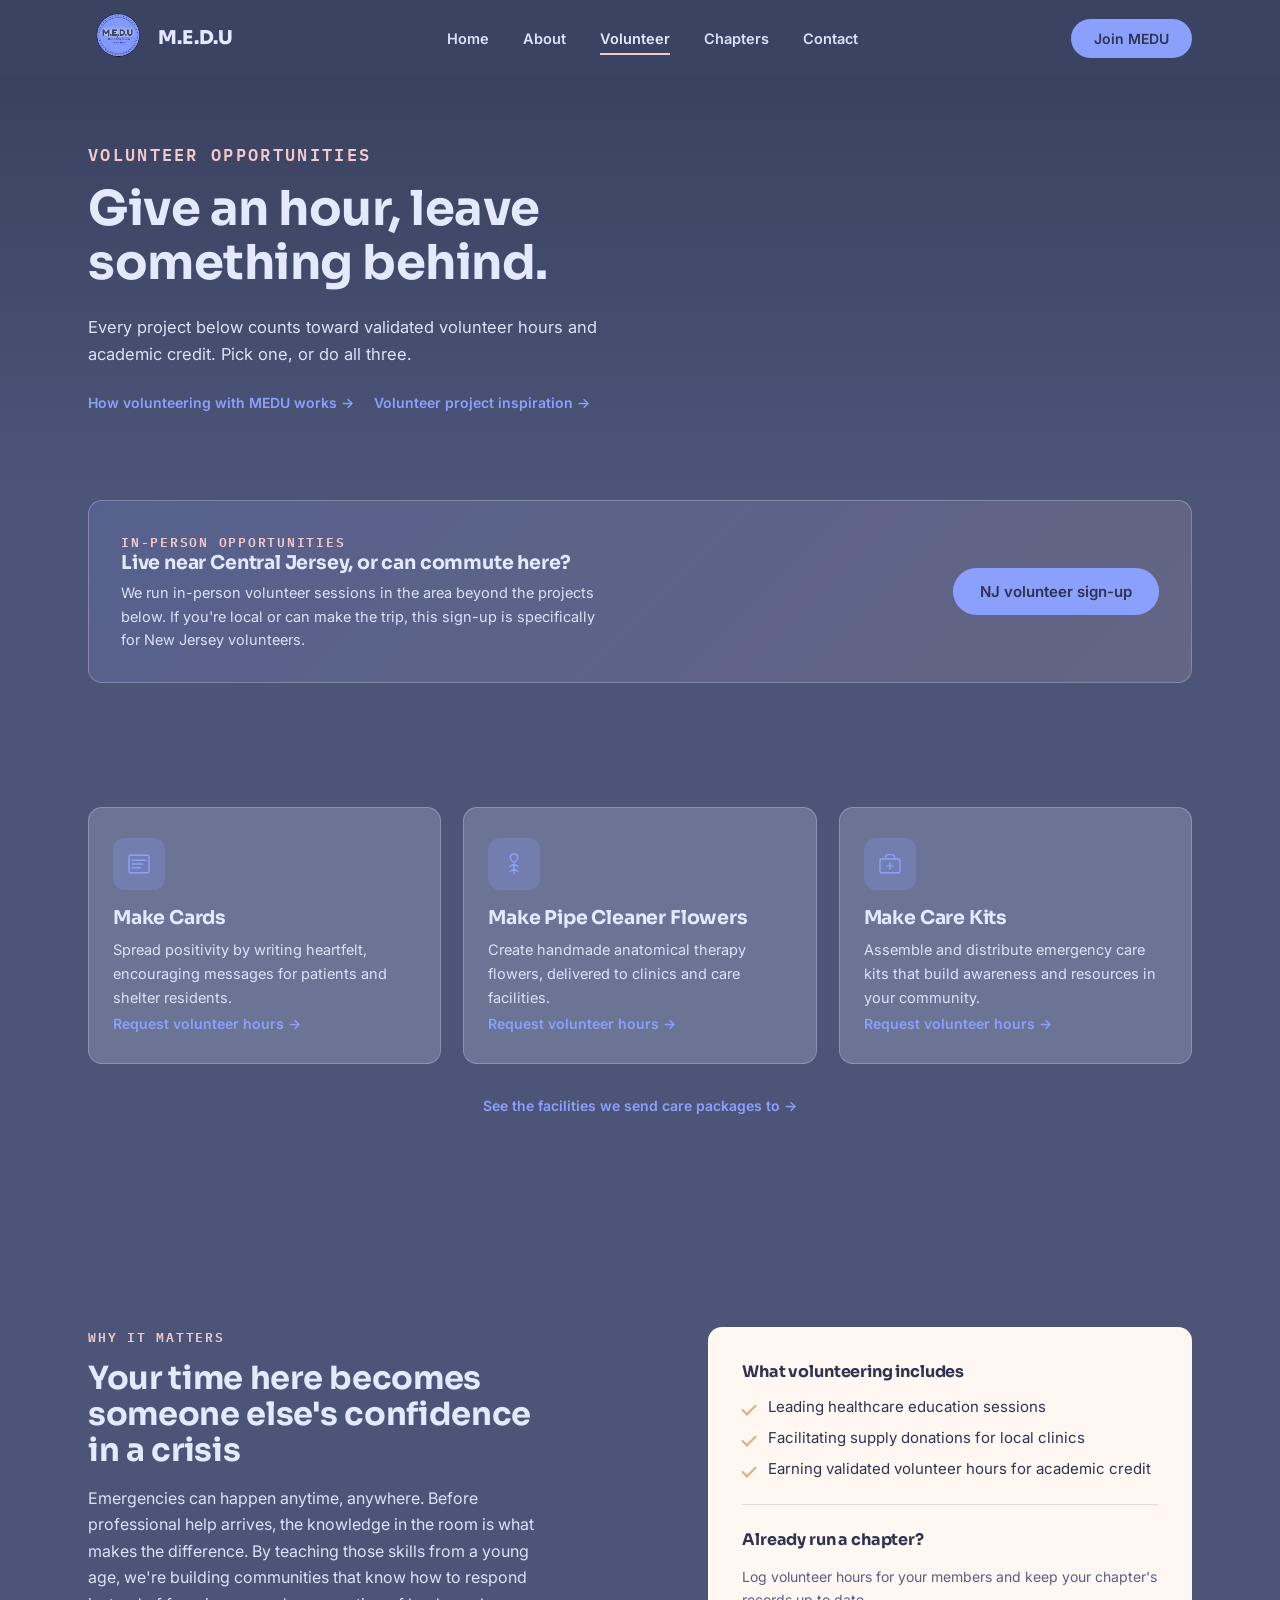
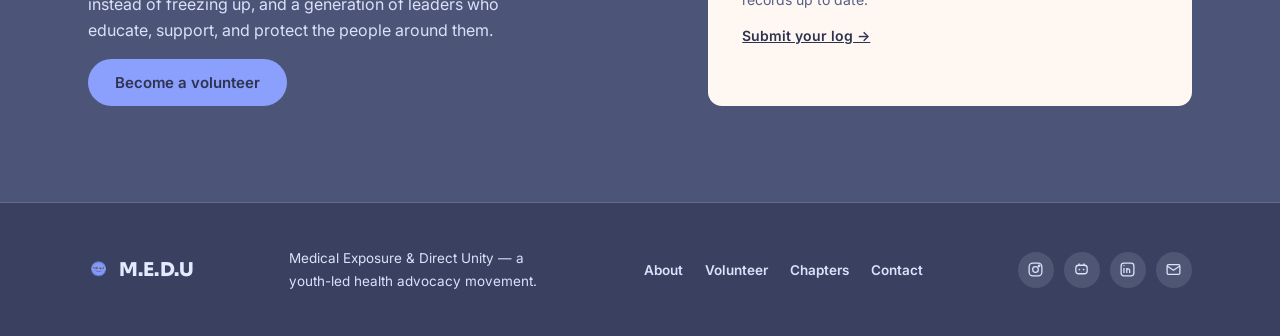
<file: volunteer.html>
<!DOCTYPE html>
<html lang="en">

<head>
  <meta charset="UTF-8">
  <meta name="viewport" content="width=device-width, initial-scale=1.0">
  <title>Volunteer — MEDU</title>
  <meta name="description"
    content="Volunteer opportunities with MEDU: make cards, make pipe cleaner flowers, and assemble care kits. Earn validated volunteer hours for academic credit.">
  <link rel="preconnect" href="https://fonts.googleapis.com">
  <link rel="preconnect" href="https://fonts.gstatic.com" crossorigin>
  <link
    href="https://fonts.googleapis.com/css2?family=Sora:wght@400;500;600;700;800&family=Inter:wght@400;500;600&family=IBM+Plex+Mono:wght@500;600&display=swap"
    rel="stylesheet">
  <link rel="stylesheet" href="style.css">
</head>

<body>

  <header class="site-header" id="siteHeader">
    <div class="wrap header-inner">
      <a href="index.html" class="brand">
        <img src="images/logo.png" alt="MEDU logo" class="brand-mark-img" style="height:75px;width:auto;">
        <span class="brand-text">M.E.D.U</span>
      </a>
      <nav class="site-nav" id="siteNav" aria-label="Primary">
        <a href="index.html">Home</a>
        <a href="about.html">About</a>
        <a href="volunteer.html" class="active">Volunteer</a>
        <a href="chapters.html">Chapters</a>
        <a href="contact.html">Contact</a>
      </nav>
      <a href="contact.html" class="btn btn-primary nav-cta">Join MEDU</a>
      <button class="nav-toggle" id="navToggle" aria-label="Toggle menu"
        aria-expanded="false"><span></span><span></span><span></span></button>
    </div>
  </header>

  <main>
    <section class="page-header">
      <div class="wrap">
        <p class="eyebrow">Volunteer Opportunities</p>
        <h1>Give an hour, leave something behind.</h1>
        <p>Every project below counts toward validated volunteer hours and academic credit. Pick one, or do all three.
        </p>
        <p style="margin-top:10px;">
          <a href="https://www.canva.com/design/DAHQCkOIAg4/rkV76D4o0-6-7jTfyBX_Zw/view" class="opp-link"
            target="_blank" rel="noopener">How volunteering with MEDU works →</a>
          &nbsp;&nbsp;
          <a href="https://www.canva.com/design/DAHQFJUP5ew/9RMv_gjFZM7QGnOPLAAY9w/view" class="opp-link"
            target="_blank" rel="noopener">Volunteer project inspiration →</a>
        </p>
      </div>
    </section>

    <section style="padding: 0 0 8px;">
      <div class="wrap">
        <div class="nj-callout">
          <div>
            <span class="eyebrow" style="margin-bottom:6px;">In-person opportunities</span>
            <h3>Live near Central Jersey, or can commute here?</h3>
            <p>We run in-person volunteer sessions in the area beyond the projects below. If you're local or can make
              the trip, this sign-up is specifically for New Jersey volunteers.</p>
          </div>
          <a href="https://docs.google.com/forms/d/e/1FAIpQLSdOk6INE-S12cyCBmJz_p7hHFlD35Q1UBX4Jew0RVlVgBfOBg/viewform"
            class="btn btn-primary" target="_blank" rel="noopener">NJ volunteer sign-up</a>
        </div>
      </div>
    </section>

    <section class="pillars" style="padding-top:20px;">
      <div class="wrap">
        <div class="pillar-cycle" style="grid-template-columns:repeat(3,1fr);">
          <article class="pillar-card">
            <div class="pillar-icon" aria-hidden="true"><svg viewBox="0 0 48 48" width="30" height="30">
                <rect x="8" y="10" width="32" height="28" rx="2" fill="none" stroke="currentColor" stroke-width="2.2" />
                <path d="M13 18 H35 M13 24 H30 M13 30 H26" stroke="currentColor" stroke-width="2.2"
                  stroke-linecap="round" />
              </svg></div>
            <h3>Make Cards</h3>
            <p>Spread positivity by writing heartfelt, encouraging messages for patients and shelter residents.</p>
            <a href="https://docs.google.com/forms/d/e/1FAIpQLSck4PDtf2MQesahlyLwZwScTJtmVLUOhATWMCVTMsSTCWskVA/viewform?usp=publish-editor"
              class="opp-link" target="_blank" rel="noopener">Request volunteer hours →</a>
          </article>
          <article class="pillar-card">
            <div class="pillar-icon" aria-hidden="true"><svg viewBox="0 0 48 48" width="30" height="30">
                <path d="M24 8 C30 8 34 14 24 22 C14 14 18 8 24 8 Z" fill="none" stroke="currentColor"
                  stroke-width="2.2" />
                <path d="M24 22 L24 40 M17 28 L24 24 L31 28 M18 36 L24 32 L30 36" fill="none" stroke="currentColor"
                  stroke-width="2.2" stroke-linecap="round" />
              </svg></div>
            <h3>Make Pipe Cleaner Flowers</h3>
            <p>Create handmade anatomical therapy flowers, delivered to clinics and care facilities.</p>
            <a href="https://forms.gle/WkQBFeCuNdiTKoh37" class="opp-link" target="_blank" rel="noopener">Request
              volunteer hours →</a>
          </article>
          <article class="pillar-card">
            <div class="pillar-icon" aria-hidden="true"><svg viewBox="0 0 48 48" width="30" height="30">
                <rect x="8" y="16" width="32" height="22" rx="2" fill="none" stroke="currentColor" stroke-width="2.2" />
                <path d="M17 16 V12 a3 3 0 0 1 3-3 h8 a3 3 0 0 1 3 3 v4" fill="none" stroke="currentColor"
                  stroke-width="2.2" />
                <path d="M24 22 V32 M19 27 H29" stroke="currentColor" stroke-width="2.2" stroke-linecap="round" />
              </svg></div>
            <h3>Make Care Kits</h3>
            <p>Assemble and distribute emergency care kits that build awareness and resources in your community.</p>
            <a href="https://docs.google.com/forms/d/e/1FAIpQLSdtrCXdVf26I2RQieSpQPskfOK48zDUexV8_-V3oH3ze_HAZA/viewform?usp=publish-editor"
              class="opp-link" target="_blank" rel="noopener">Request volunteer hours →</a>
          </article>
        </div>
        <p style="text-align:center; margin-top:24px;"><a
            href="https://docs.google.com/spreadsheets/d/1Bp4ct-WZED6p_Md1a1Uyzbji3vslSdyZLc5Rpu9V84g/edit?gid=0#gid=0"
            class="opp-link" target="_blank" rel="noopener">See the facilities we send care packages to →</a></p>
      </div>
    </section>

    <section class="why">
      <div class="wrap why-grid">
        <div class="why-copy">
          <p class="eyebrow">Why it matters</p>
          <h2>Your time here becomes someone else's confidence in a crisis</h2>
          <p>Emergencies can happen anytime, anywhere. Before professional help arrives, the knowledge in the room is
            what makes the difference. By teaching those skills from a young age, we're building communities that know
            how to respond instead of freezing up, and a generation of leaders who educate, support, and protect the
            people around them.</p>
          <a href="contact.html" class="btn btn-primary">Become a volunteer</a>
        </div>
        <div class="why-list">
          <h3>What volunteering includes</h3>
          <ul>
            <li>Leading healthcare education sessions</li>
            <li>Facilitating supply donations for local clinics</li>
            <li>Earning validated volunteer hours for academic credit</li>
          </ul>
          <div class="why-divider"></div>
          <h3>Already run a chapter?</h3>
          <p class="why-note">Log volunteer hours for your members and keep your chapter's records up to date.</p>
          <a href="https://docs.google.com/forms/d/e/1FAIpQLSdZ3jQhLy23_fJqs9QoHt7eDWN92QliNI8oEkQB8UlAA1zbEg/viewform?usp=header"
            class="opp-link" target="_blank" rel="noopener">Submit your log →</a>
        </div>
      </div>
    </section>
  </main>

  <footer class="site-footer">
    <div class="wrap footer-inner">
      <div class="brand footer-brand"><img src="logo.png" alt="MEDU logo" class="brand-mark-img"
          style="height:26px;width:auto;"><span class="brand-text">M.E.D.U</span></div>
      <p class="footer-tag">Medical Exposure &amp; Direct Unity — a youth-led health advocacy movement.</p>
      <nav class="footer-nav" aria-label="Footer">
        <a href="about.html">About</a>
        <a href="volunteer.html">Volunteer</a>
        <a href="chapters.html">Chapters</a>
        <a href="contact.html">Contact</a>
      </nav>
      <div class="footer-social" aria-label="MEDU on social media">
        <a href="https://www.instagram.com/medu.nonprofit.official/" target="_blank" rel="noopener"
          aria-label="Instagram"><svg viewBox="0 0 24 24" fill="none" stroke="currentColor" stroke-width="1.8">
            <rect x="3" y="3" width="18" height="18" rx="5" />
            <circle cx="12" cy="12" r="4" />
            <circle cx="17.2" cy="6.8" r="1" />
          </svg></a>
        <a href="https://discord.com/invite/3sBc5xcNNs?fbclid=PAZXh0bgNhZW0CMTEAc3J0YwZhcHBfaWQPOTM2NjE5NzQzMzkyNDU5AAGnRCWBwGo2tV-VaJMS8mDqkLi_FtgaWpZnKmTisYq5dM5f4jfz2o9tP55YroI_aem_68qM52cHA9OPyX_MiEx5Cg"
          target="_blank" rel="noopener" aria-label="Discord"><svg viewBox="0 0 24 24" fill="none" stroke="currentColor"
            stroke-width="1.8">
            <rect x="4" y="6" width="16" height="12" rx="4" />
            <circle cx="9" cy="12" r="1.2" fill="currentColor" stroke="none" />
            <circle cx="15" cy="12" r="1.2" fill="currentColor" stroke="none" />
            <path d="M8 6 L9 3.5 M16 6 L15 3.5" />
          </svg></a>
        <a href="https://www.linkedin.com/company/medunonprofit/about/" target="_blank" rel="noopener"
          aria-label="LinkedIn"><svg viewBox="0 0 24 24" fill="none" stroke="currentColor" stroke-width="1.8">
            <rect x="3" y="3" width="18" height="18" rx="4" />
            <line x1="7" y1="10" x2="7" y2="17" />
            <circle cx="7" cy="6.5" r="1" fill="currentColor" stroke="none" />
            <path d="M11 17 V10 M11 13 C11 10.5 15 10.5 15 13 V17" />
          </svg></a>
        <a href="mailto:medu.nonprofit@gmail.com" aria-label="Email MEDU"><svg viewBox="0 0 24 24" fill="none"
            stroke="currentColor" stroke-width="1.8">
            <rect x="3" y="5" width="18" height="14" rx="2" />
            <path d="M3 7 L12 13 L21 7" />
          </svg></a>
      </div>
    </div>
  </footer>

  <script src="script.js"></script>
</body>

</html>
</file>
<file: style.css>
/* ===========================================================
   MEDU — Design tokens (dark theme, blue + pink brand colors)
   Display: Sora | Body: Inter | Utility/labels: IBM Plex Mono
   =========================================================== */
:root{
  --bg: #4C5578;          /* main dark background */
  --bg-deep: #3A4160;     /* darker band, header/footer/CTA sections */
  --surface: #6C7496;     /* card surface, lifted off the bg */
  --paper: #FFF8F2;       /* off-white accent surface, used sparingly */

  --text: #E3E9FF;        /* headings + primary light text */
  --text-soft: #DCE1FA;   /* muted body copy on dark backgrounds */
  --ink: #2E3350;         /* dark text used on paper/off-white surfaces */
  --ink-soft: #565F87;    /* muted dark text on paper surfaces */

  --blue: #8BA0FD;        /* bright accent blue — buttons, icons, links */
  --blue-hover: #A7B8FF;
  --pink: #F3CACC;        /* accent pink — eyebrows, tags, small labels */
  --pink-soft: #FAE3E5;   /* soft pink — subtle tints, quote text */
  --brown: #E0AB81;       /* dividers, secondary accents */

  --line: rgba(227,233,255,0.26);
  --radius: 14px;
  --wrap: 1160px;
}

*,*::before,*::after{ box-sizing: border-box; }
html{ scroll-behavior: smooth; }
body{
  margin:0;
  font-family: 'Inter', system-ui, sans-serif;
  color: var(--text-soft);
  background: var(--bg);
  -webkit-font-smoothing: antialiased;
}
img{ max-width:100%; display:block; }
a{ color: inherit; text-decoration: none; }
h1,h2,h3{
  font-family: 'Sora', 'Inter', sans-serif;
  font-weight: 700;
  line-height: 1.12;
  color: var(--text);
  margin: 0 0 .5em;
  letter-spacing: -0.01em;
}
p{ margin: 0 0 1em; color: var(--text-soft); line-height: 1.65; }
ul{ margin:0; padding:0; list-style:none; }

.wrap{ max-width: var(--wrap); margin: 0 auto; padding: 0 28px; }

.eyebrow{
  font-family: 'IBM Plex Mono', monospace;
  font-size: 12.5px;
  font-weight: 600;
  letter-spacing: .14em;
  text-transform: uppercase;
  color: var(--pink);
  margin: 0 0 14px;
}
.eyebrow-center{ text-align:center; }
.section-title-center{ text-align:center; max-width: 640px; margin-left:auto; margin-right:auto; }
.section-sub{ text-align:center; max-width: 520px; margin: 0 auto 48px; }

/* Buttons */
.btn{
  display:inline-flex;
  align-items:center;
  gap:8px;
  padding: 13px 26px;
  border-radius: 999px;
  font-family:'Inter', sans-serif;
  font-weight: 600;
  font-size: 15px;
  border: 1.5px solid transparent;
  transition: transform .15s ease, background-color .15s ease, border-color .15s ease, color .15s ease;
}
.btn:hover{ transform: translateY(-1px); }
.btn-primary, .btn-primary-inverse{ background: var(--blue); color: var(--ink); }
.btn-primary:hover, .btn-primary-inverse:hover{ background: var(--blue-hover); }
.btn-ghost, .btn-ghost-inverse{ border-color: rgba(227,233,255,.45); color: var(--text); }
.btn-ghost:hover, .btn-ghost-inverse:hover{ background: rgba(227,233,255,.08); border-color: var(--text); }

/* ===== Header ===== */
.site-header{
  position: sticky; top:0; z-index: 50;
  background: rgba(58,65,96,.88);
  backdrop-filter: blur(10px);
  border-bottom: 1px solid transparent;
  transition: border-color .2s ease, box-shadow .2s ease;
}
.site-header.scrolled{ border-color: var(--line); box-shadow: 0 4px 18px rgba(15,18,32,.25); }
.header-inner{
  display:flex; align-items:center; justify-content:space-between;
  height: 76px;
}
.brand{ display:flex; align-items:center; gap:10px; color: var(--text); }
.brand-mark{ color: var(--pink); display:flex; }
.brand-text{ font-family:'Sora',sans-serif; font-weight:800; font-size: 19px; letter-spacing: .01em; }

.site-nav{ display:flex; gap: 34px; }
.site-nav a{
  font-size: 14.5px; font-weight: 600; color: var(--text-soft);
  position: relative; padding: 4px 0;
}
.site-nav a:hover{ color: var(--text); }
.site-nav a::after{
  content:''; position:absolute; left:0; bottom:-4px; height:2px; width:0;
  background: var(--blue); transition: width .2s ease;
}
.site-nav a:hover::after{ width:100%; }
.site-nav a.active{ color: var(--text); }
.site-nav a.active::after{ width: 100%; background: var(--pink); }

.nav-cta{ padding: 10px 22px; font-size: 14px; }
.nav-toggle{
  display:none; background:none; border:none; cursor:pointer;
  width: 34px; height: 34px; flex-direction:column; justify-content:center; gap:5px;
}
.nav-toggle span{ display:block; height:2px; width: 100%; background: var(--text); border-radius:2px; }

/* ===== Hero ===== */
.hero{
  position:relative;
  padding: 96px 0 0;
  background: linear-gradient(180deg, var(--bg-deep) 0%, var(--bg) 78%);
  overflow:hidden;
}
.hero-inner{ max-width: 760px; padding-bottom: 40px; }
.hero h1{
  font-size: clamp(40px, 6vw, 68px);
  margin-bottom: .28em;
}
.hero-lede{ font-size: 18.5px; max-width: 560px; color: var(--text-soft); }
.hero-actions{ display:flex; gap:16px; flex-wrap:wrap; margin-top: 8px; }

.pulse-line{ display:block; width:100%; height: 90px; }
#pulsePath{
  stroke-dasharray: 1600;
  stroke-dashoffset: 1600;
  animation: draw 2.1s cubic-bezier(.4,0,.2,1) .3s forwards;
}
@keyframes draw{ to{ stroke-dashoffset: 0; } }

/* ===== About ===== */
.about{ padding: 88px 0; }
.about-grid{
  display:grid; grid-template-columns: 1.3fr 1fr; gap: 64px; align-items:start;
}
.about-copy h2{ font-size: clamp(26px, 3.4vw, 34px); max-width: 480px; }
.about-copy p{ max-width: 480px; font-size: 16.5px; }
.about-stats{ display:grid; gap: 26px; }
.stat{ border-left: 2px solid var(--brown); padding-left: 18px; }
.stat-num{ display:block; font-family:'Sora',sans-serif; font-weight:800; font-size: 34px; color: var(--text); }
.stat-label{ font-size: 14px; color: var(--text-soft); }

/* ===== Page header (interior pages) ===== */
.page-header{
  padding: 64px 0 56px;
  background: linear-gradient(180deg, var(--bg-deep) 0%, var(--bg) 100%);
}
.page-header h1{ font-size: clamp(32px,4.6vw,48px); max-width: 640px; }
.page-header p{ max-width: 520px; font-size: 16.5px; }

/* ===== Stat bar (icon + big number + label) ===== */
.stat-bar{
  display:grid; grid-template-columns: repeat(3,1fr); gap: 22px; margin-top: 56px;
}
.stat-bar-card{
  background: var(--surface); border:1px solid var(--line); border-radius: var(--radius);
  padding: 26px 24px; text-align:left;
}
.stat-bar-icon{ font-size: 22px; margin-bottom: 14px; display:block; }
.stat-bar-num{ font-family:'Sora',sans-serif; font-weight:800; font-size: 30px; color: var(--text); display:block; }
.stat-bar-label{ font-size: 13.5px; color: var(--text-soft); }

/* ===== Feature row ===== */
.feature-row{ display:grid; grid-template-columns: repeat(3,1fr); gap: 26px; margin-top: 44px; }
.feature-emoji{ font-size: 24px; display:block; margin-bottom: 14px; }
.feature-item h3{ font-size: 17px; margin-bottom: 6px; }
.feature-item p{ font-size: 14.5px; margin-bottom: 0; }

/* ===== Pull quote ===== */
.quote-block{
  max-width: 720px; margin: 0 auto; text-align:center; padding: 8px 0;
}
.quote-block blockquote{
  font-family:'Sora',sans-serif; font-weight:600; font-size: clamp(20px,2.6vw,28px);
  color: var(--pink-soft); line-height:1.4; margin: 0 0 18px; position:relative;
}
.quote-block cite{ font-style:normal; font-size: 14px; color: var(--text-soft); font-weight:600; }

/* ===== Pillars ===== */
.pillars{ padding: 20px 0 96px; }
.pillar-cycle{
  display:grid; grid-template-columns: repeat(4, 1fr); gap: 22px; margin-top: 48px;
}
.pillar-card{
  background: var(--surface); border: 1px solid var(--line); border-radius: var(--radius);
  padding: 30px 24px; position: relative;
  transition: transform .18s ease, box-shadow .18s ease, border-color .18s ease;
}
.pillar-card:hover{ transform: translateY(-4px); box-shadow: 0 16px 30px rgba(15,18,32,.28); border-color: var(--blue); }
.pillar-tag{
  font-family:'IBM Plex Mono', monospace; font-size: 11px; font-weight:600; letter-spacing:.12em;
  color: var(--pink); display:block; margin-bottom: 18px;
}
.pillar-icon{
  width: 52px; height: 52px; border-radius: 12px; background: rgba(139,160,253,.24); color: var(--blue);
  display:flex; align-items:center; justify-content:center; margin-bottom: 18px;
}
.pillar-card h3{ font-size: 19px; margin-bottom: 8px; }
.pillar-card p{ font-size: 14.5px; margin-bottom: 0; }

/* ===== Volunteer opportunities ===== */
.volunteer{ padding: 96px 0; background: var(--bg-deep); }
.opp-grid{ display:grid; grid-template-columns: repeat(3,1fr); gap: 24px; }
.opp-card{
  background: rgba(227,233,255,.09);
  border: 1px solid var(--line);
  border-radius: var(--radius);
  padding: 32px 26px;
  transition: background .18s ease, border-color .18s ease;
}
.opp-card:hover{ background: rgba(227,233,255,.14); border-color: rgba(227,233,255,.4); }
.opp-icon{
  width: 48px; height:48px; border-radius: 12px; background: rgba(243,202,204,.24); color: var(--pink);
  display:flex; align-items:center; justify-content:center; margin-bottom: 20px;
}
.opp-card h3{ font-size: 19px; }
.opp-card p{ font-size: 14.5px; }
.opp-link{ color: var(--blue); font-weight:600; font-size: 14px; display:inline-block; margin-top: 6px; }
.opp-link:hover{ text-decoration: underline; }

/* ===== Why / volunteering info ===== */
.why{ padding: 96px 0; }
.why-grid{ display:grid; grid-template-columns: 1.15fr 1fr; gap: 64px; }
.why-copy h2{ font-size: clamp(24px,3vw,32px); max-width: 460px; }
.why-copy p{ max-width: 460px; }
.why-list{
  background: var(--paper); border-radius: var(--radius); padding: 36px 34px;
}
.why-list h3{ font-size: 16px; color: var(--ink); margin-bottom: 16px; }
.why-list ul{ display:grid; gap: 12px; margin-bottom: 4px; }
.why-list li{
  font-size: 15px; color: var(--ink); padding-left: 26px; position:relative;
}
.why-list li::before{
  content:''; position:absolute; left:0; top: 7px; width: 14px; height:8px;
  border-left: 2px solid var(--brown); border-bottom: 2px solid var(--brown);
  transform: rotate(-45deg);
}
.why-divider{ height:1px; background: rgba(46,51,80,.15); margin: 26px 0; }
.why-note{ font-size: 14px; margin-bottom: 10px; color: var(--ink-soft); }
.why-list .opp-link{ color: var(--ink); text-decoration: underline; }

/* ===== Chapters ===== */
.chapters{ padding: 96px 0; }
.chapters-grid{ display:grid; grid-template-columns: 1fr 1fr; gap: 64px; align-items:center; }
.chapters h2{ font-size: clamp(26px,3.4vw,34px); }
.chapters p{ max-width: 440px; }
.chapter-list{ border-top: 1px solid var(--line); }
.chapter-row{
  display:flex; justify-content:space-between; align-items:center;
  padding: 18px 4px; border-bottom: 1px solid var(--line);
  font-weight: 600; color: var(--text); font-size: 15px;
}
.chapter-status{
  font-family:'IBM Plex Mono', monospace; font-size: 11.5px; font-weight:600;
  letter-spacing:.06em; color: var(--text-soft); text-transform: uppercase;
}
.status-open{ color: var(--pink); }

/* ===== Numbered step list (Chapters page) ===== */
.step-list{ display:grid; grid-template-columns: repeat(3,1fr); gap: 24px; margin-top: 44px; }
.step-item{ border-top: 2px solid var(--brown); padding-top: 18px; }
.step-num{ font-family:'IBM Plex Mono', monospace; font-size: 12px; color: var(--pink); font-weight:600; letter-spacing:.1em; }
.step-item h3{ font-size: 17px; margin: 8px 0 6px; }
.step-item p{ font-size: 14.5px; margin-bottom: 0; }

/* ===== Team ===== */
.team{ padding: 20px 0 100px; }
.team-grid{ display:grid; grid-template-columns: repeat(4,1fr); gap: 22px; margin-top: 48px; }
.team-card{ text-align:left; }
.team-photo{
  aspect-ratio: 4/5; width:100%; border-radius: var(--radius);
  background: linear-gradient(155deg, var(--surface), var(--bg-deep));
  margin-bottom: 16px;
  position: relative; overflow:hidden;
}
.team-photo::after{
  content:'photo'; position:absolute; inset:0; display:flex; align-items:center; justify-content:center;
  font-family:'IBM Plex Mono', monospace; font-size: 11px; letter-spacing:.1em; text-transform:uppercase;
  color: var(--blue); opacity:.55;
}
.team-card h3{ font-size: 17px; margin-bottom: 2px; }
.team-card p{ font-size: 13.5px; margin-bottom: 0; }

/* ===== Team bio card (About page) ===== */
.team-bio-grid{ display:grid; grid-template-columns: repeat(2,1fr); gap: 28px; margin-top: 48px; }
.team-bio-card{
  background: var(--surface); border:1px solid var(--line); border-radius: var(--radius); padding: 30px;
  display:flex; gap: 20px; align-items:flex-start;
}
.avatar-mono{
  flex: 0 0 auto; width: 168px; height: 204px; border-radius: 22px;
  background: linear-gradient(160deg, var(--pink-soft), var(--pink));
  border: 3px solid var(--blue);
  color: var(--ink); display:flex; align-items:center; justify-content:center;
  font-family:'Sora',sans-serif; font-weight:700; font-size: 30px; letter-spacing:.02em;
  overflow:hidden; object-fit:cover; object-position: center top;
  box-shadow: 0 14px 30px rgba(15,18,32,.3);
}
.team-bio-card h3{ font-size: 18px; margin-bottom: 2px; }
.team-bio-role{ font-size: 13px; color: var(--pink); font-weight:600; margin-bottom: 10px; }
.team-bio-card p{ font-size: 14.5px; margin-bottom: 0; }

/* ===== Join / CTA ===== */
.join{ background: var(--bg-deep); padding: 90px 0; }
.join-inner{ max-width: 680px; text-align:center; margin:0 auto; }
.join h2{ font-size: clamp(26px,3.6vw,36px); margin-bottom: 34px; }
.join .hero-actions{ justify-content:center; }

/* ===== Simple contact form ===== */
.contact-form{ max-width: 560px; }
.form-row{ margin-bottom: 20px; display:flex; flex-direction:column; gap: 8px; }
.form-row label{ font-size: 13.5px; font-weight:600; color: var(--text); }
.form-row input, .form-row select, .form-row textarea{
  font-family:'Inter',sans-serif; font-size: 15px; padding: 12px 14px;
  border: 1.5px solid transparent; border-radius: 8px; background: var(--paper); color: var(--ink);
}
.form-row input:focus, .form-row select:focus, .form-row textarea:focus{ outline:none; border-color: var(--blue); }
.contact-two-col{ display:grid; grid-template-columns: 1fr 1fr; gap: 44px; align-items:flex-start; }
.contact-info-card{
  background: var(--surface); border:1px solid var(--line); border-radius: var(--radius); padding: 30px 28px;
}
.contact-info-card h3{ font-size: 16px; margin-bottom: 10px; }
.contact-info-card p{ font-size: 14.5px; }
.contact-info-row{ display:flex; gap: 12px; margin-bottom: 16px; }
.contact-info-row strong{ display:block; color: var(--text); font-size: 14.5px; }
.contact-info-row a{ color: var(--blue); }

/* ===== Footer ===== */
.site-footer{ background: var(--bg-deep); border-top: 1px solid var(--line); padding: 44px 0; }
.footer-inner{ display:flex; align-items:center; justify-content:space-between; flex-wrap:wrap; gap: 20px; }
.footer-brand{ color: var(--text); }
.footer-tag{ color: var(--text-soft); font-size: 13.5px; margin:0; max-width: 260px; }
.footer-nav{ display:flex; gap: 22px; flex-wrap:wrap; }
.footer-nav a{ color: var(--text-soft); font-size: 13.5px; font-weight:600; }
.footer-nav a:hover{ color: var(--text); }
.footer-copy{ color: rgba(227,233,255,.45); font-size: 12.5px; margin:0; width:100%; text-align:center; padding-top: 24px; border-top: 1px solid var(--line); margin-top: 8px; }

/* ===== Responsive ===== */
@media (max-width: 900px){
  .site-nav{ display:none; }
  .nav-cta{ display:none; }
  .nav-toggle{ display:flex; }
  .about-grid, .why-grid, .chapters-grid{ grid-template-columns: 1fr; gap: 40px; }
  .pillar-cycle{ grid-template-columns: repeat(2,1fr); }
  .opp-grid{ grid-template-columns: 1fr; }
  .team-grid{ grid-template-columns: repeat(2,1fr); }
  .stat-bar, .feature-row, .step-list{ grid-template-columns: 1fr; }
  .team-bio-grid, .contact-two-col{ grid-template-columns: 1fr; }
  .team-bio-card{ flex-direction:column; }

  .site-nav.open{
    display:flex; flex-direction:column; position:absolute; top:76px; left:0; right:0;
    background: var(--bg-deep); border-bottom:1px solid var(--line); padding: 18px 28px 26px; gap: 18px;
  }
}
@media (max-width: 560px){
  .pillar-cycle{ grid-template-columns: 1fr; }
  .team-grid{ grid-template-columns: 1fr 1fr; }
  .footer-inner{ justify-content:center; text-align:center; }
  .footer-copy{ padding-top: 20px; }
}

/* Reduced motion */
@media (prefers-reduced-motion: reduce){
  html{ scroll-behavior:auto; }
  #pulsePath{ animation: none; stroke-dashoffset: 0; }
  .btn, .pillar-card, .opp-card{ transition:none; }
}

/* ===== Footer social icons ===== */
.footer-social{ display:flex; gap:10px; }
.footer-social a{
  width:36px; height:36px; border-radius:50%;
  background: rgba(227,233,255,.12);
  display:flex; align-items:center; justify-content:center;
  color: var(--text-soft);
  transition: background .15s ease, color .15s ease;
}
.footer-social a:hover{ background: rgba(227,233,255,.26); color: var(--text); }
.footer-social svg{ width:17px; height:17px; }

/* ===== Team tabs (About page) ===== */
.team-tabs{
  display:flex; gap: 6px; flex-wrap:wrap; justify-content:center;
  margin-top: 44px; border-bottom: 1px solid var(--line); padding-bottom: 0;
}
.team-tab-btn{
  padding: 12px 22px; font-family:'Inter',sans-serif; font-weight:600; font-size: 14.5px;
  color: var(--text-soft); border:none; background:none; cursor:pointer;
  border-bottom: 2px solid transparent; margin-bottom: -1px;
  transition: color .15s ease, border-color .15s ease;
}
.team-tab-btn:hover{ color: var(--text); }
.team-tab-btn.active{ color: var(--text); border-bottom-color: var(--pink); }
.team-panel{ display:none; }
.team-panel.active{
  display:flex; flex-direction:column; align-items:center; text-align:center; gap: 6px;
  max-width: 360px; margin: 44px auto 0;
}
.team-panel .avatar-mono{ width: 216px; height: 262px; font-size: 40px; border-radius: 28px; margin-bottom: 6px; }
.team-panel h3{ font-size: 22px; margin-bottom: 2px; }
.team-panel .team-bio-role{ font-size: 14px; margin-bottom: 0; }

/* ===== NJ / local volunteer callout ===== */
.nj-callout{
  display:flex; align-items:center; justify-content:space-between; gap: 28px; flex-wrap:wrap;
  background: linear-gradient(135deg, rgba(139,160,253,.16), rgba(243,202,204,.14));
  border: 1px solid rgba(227,233,255,.28);
  border-radius: var(--radius);
  padding: 30px 32px;
  margin: 12px 0 48px;
}
.nj-callout h3{ font-size: 19px; margin: 0 0 6px; }
.nj-callout p{ margin: 0; max-width: 480px; font-size: 14.5px; }
.nj-callout .btn{ flex-shrink:0; }

/* Keyboard focus visibility */
a:focus-visible, button:focus-visible{
  outline: 2px solid var(--blue); outline-offset: 3px; border-radius: 4px;
}
</file>
